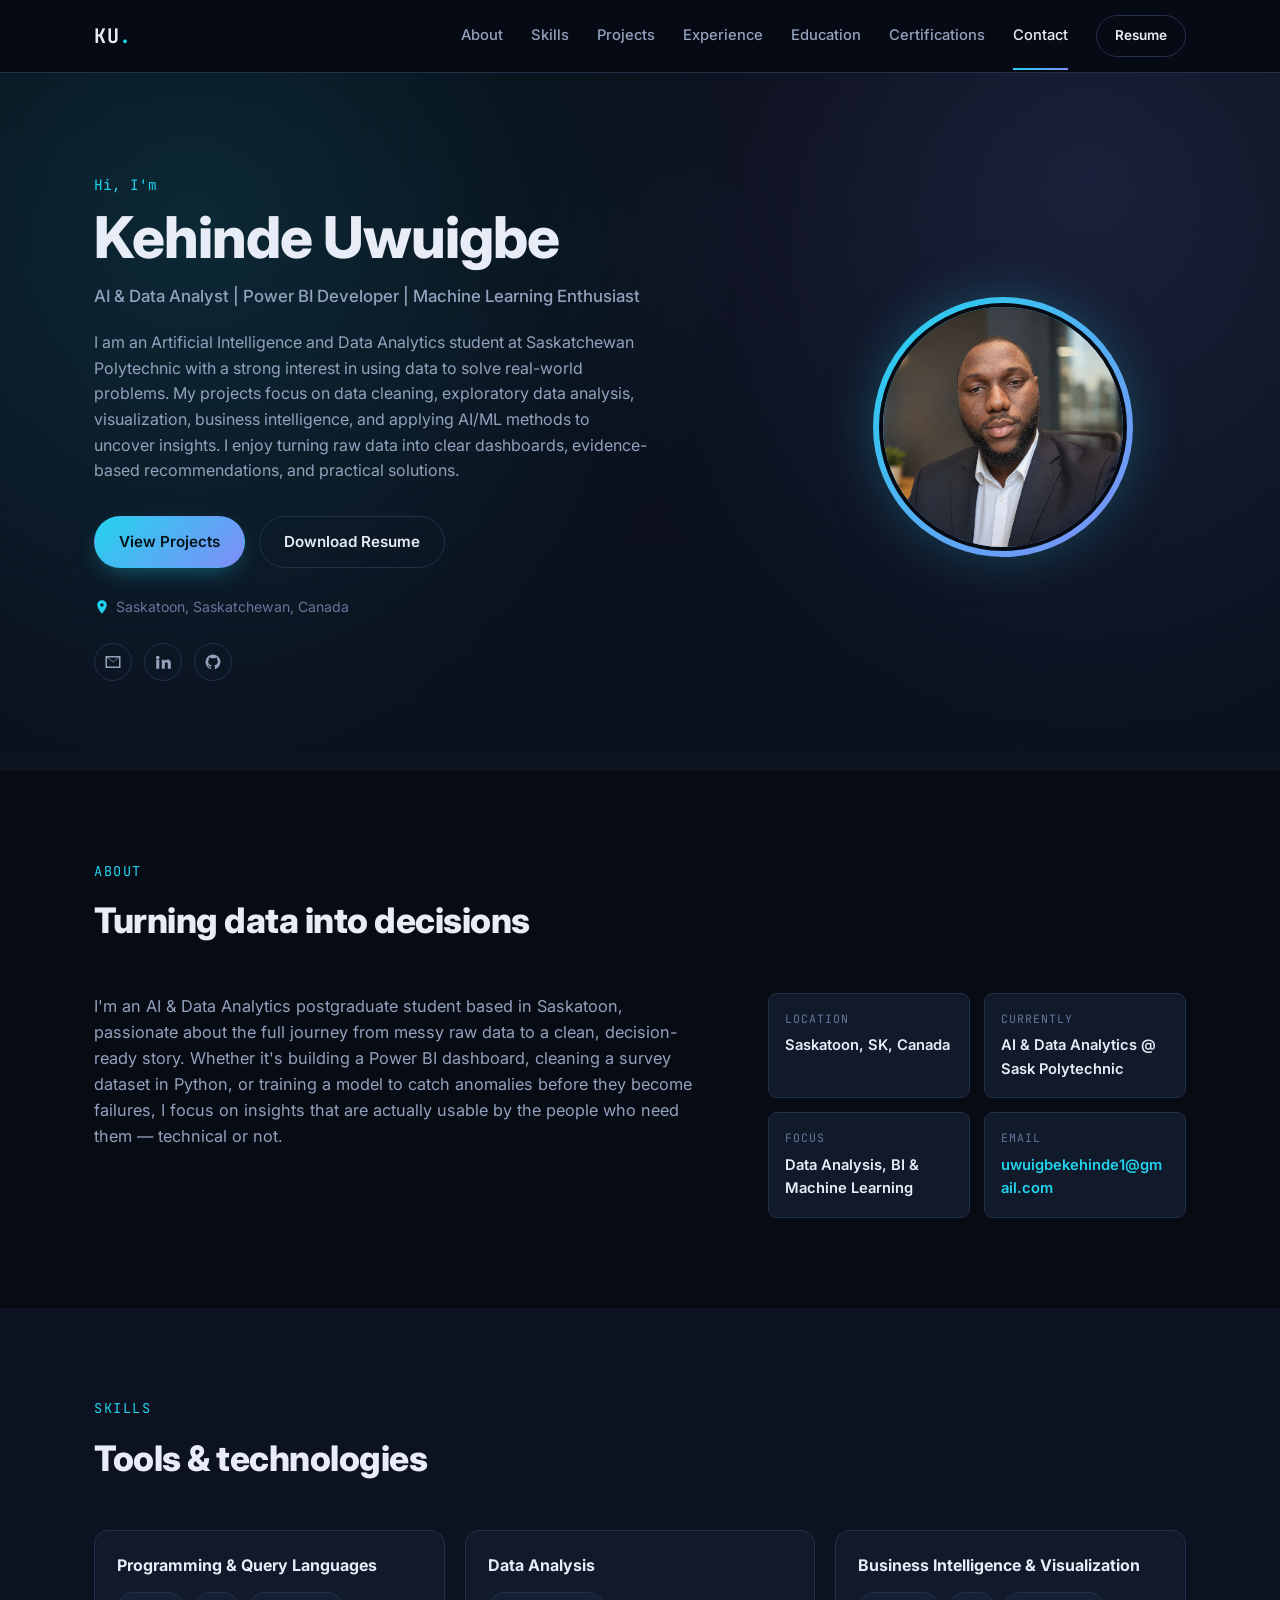
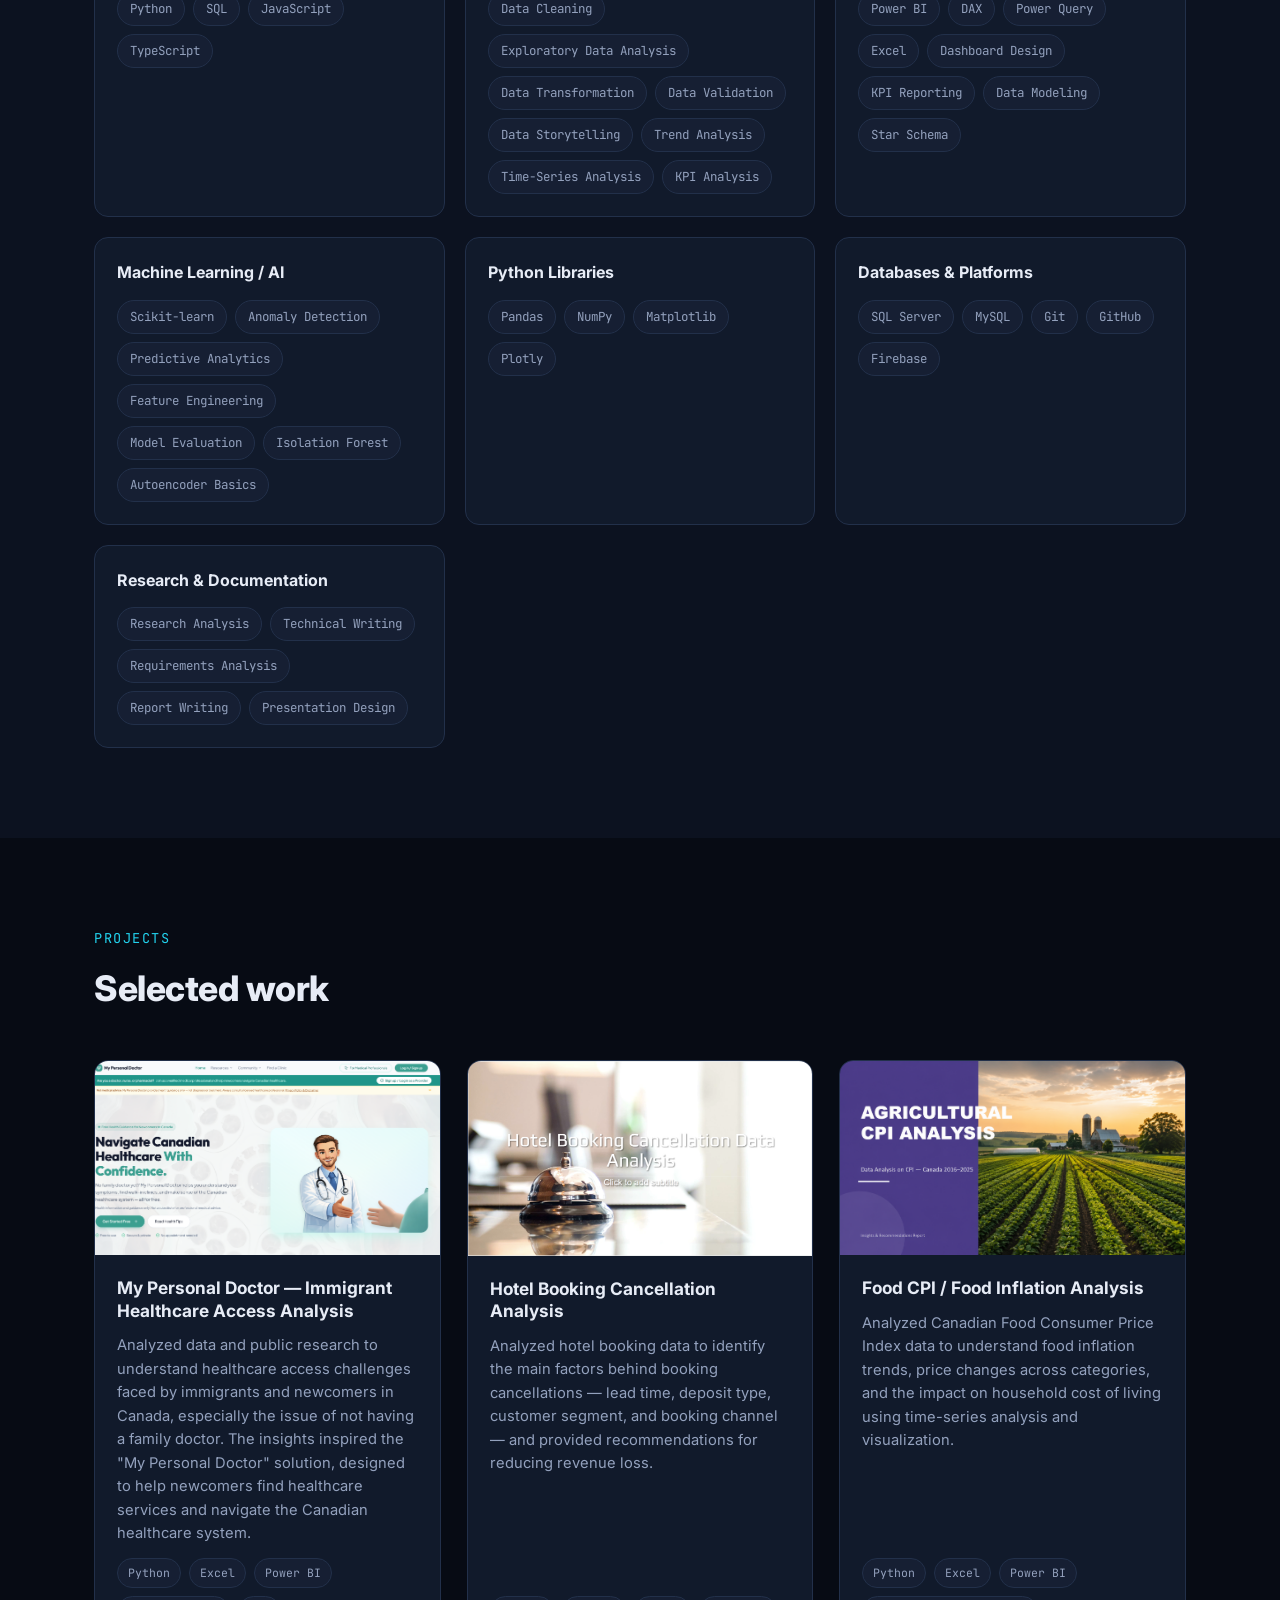
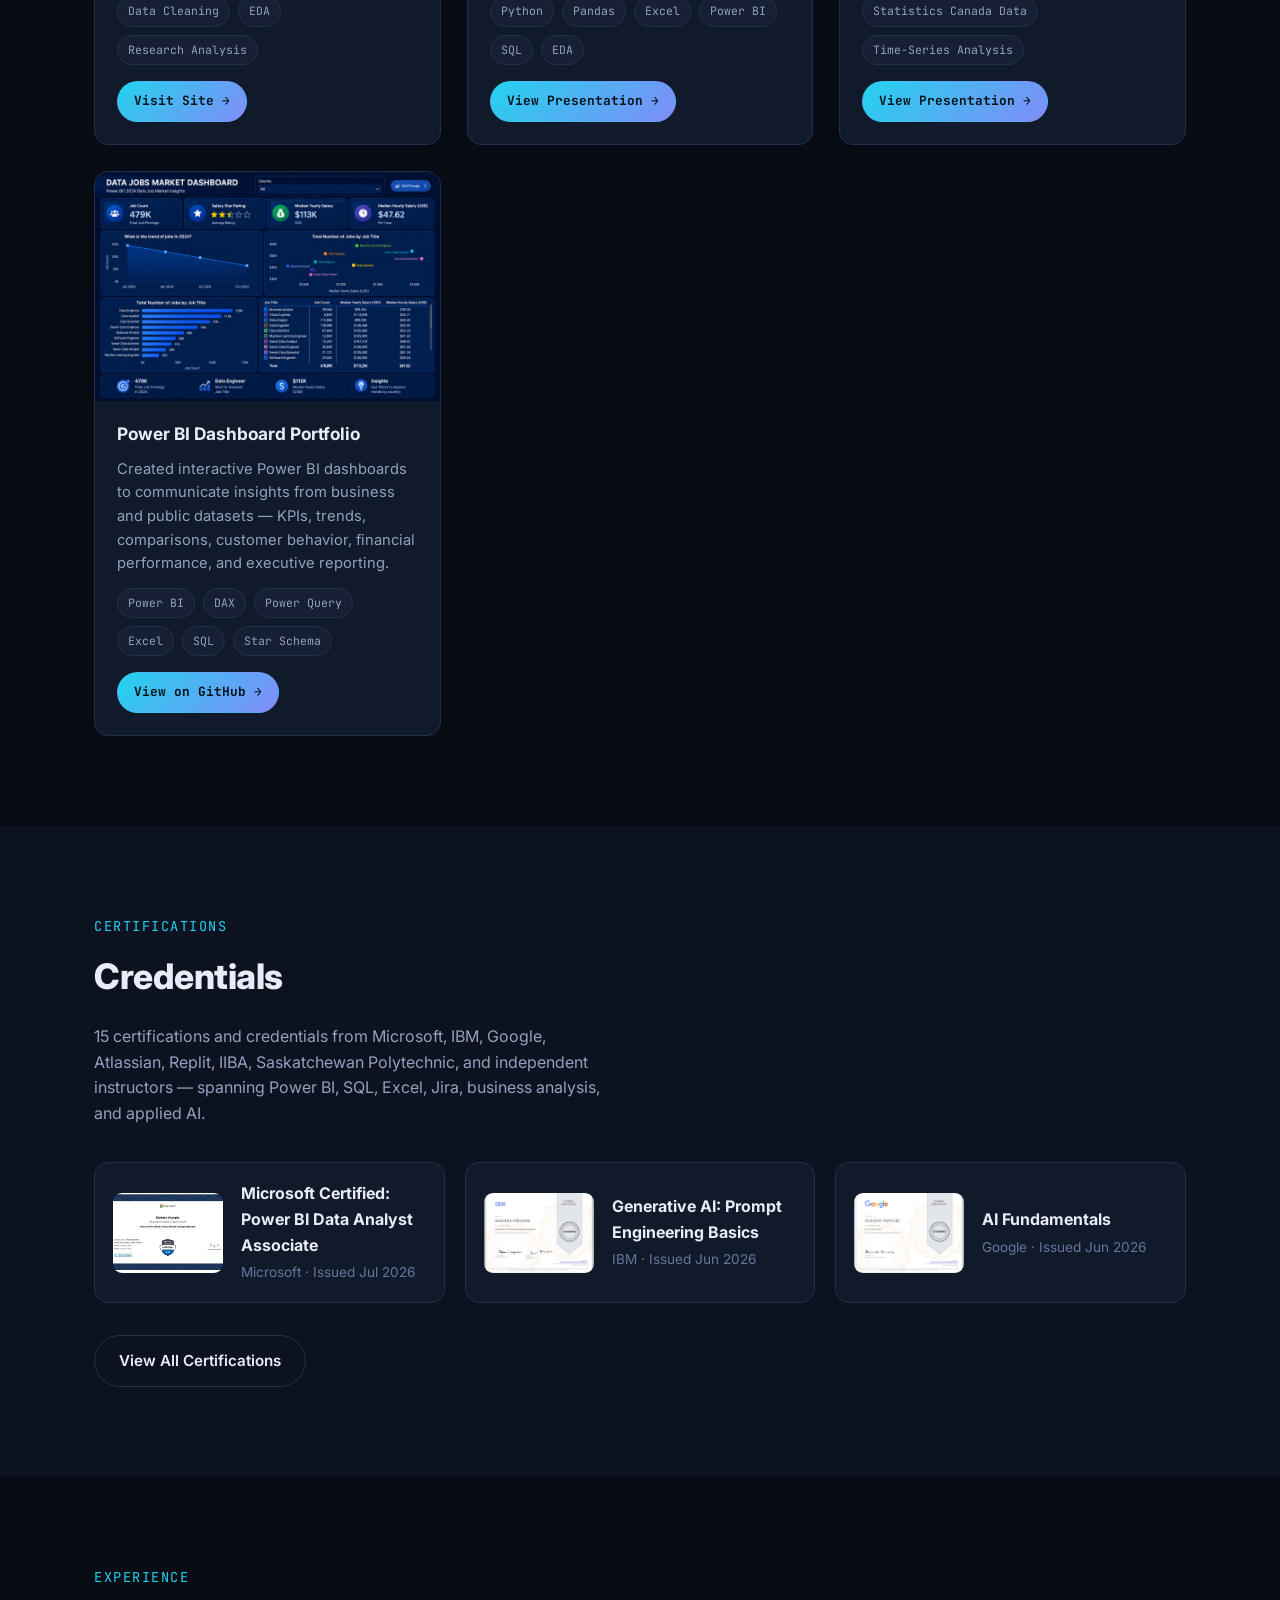
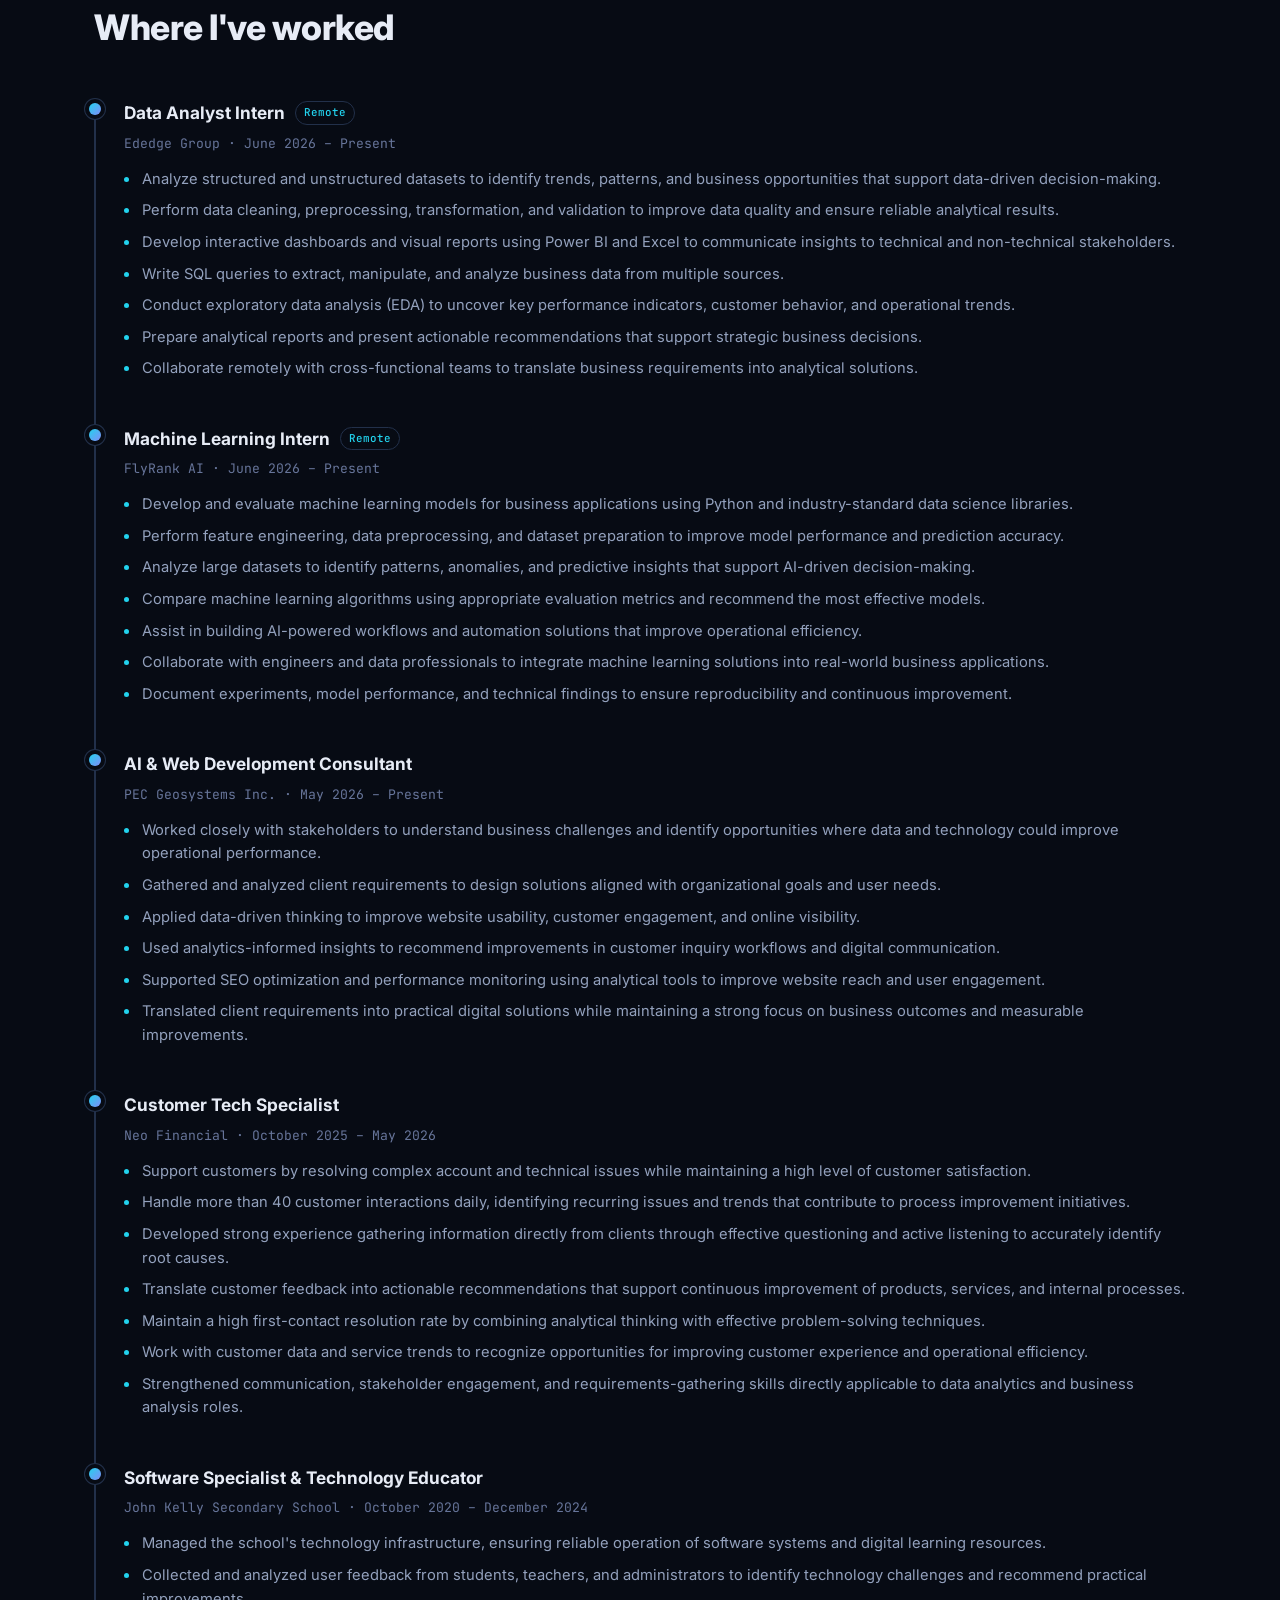
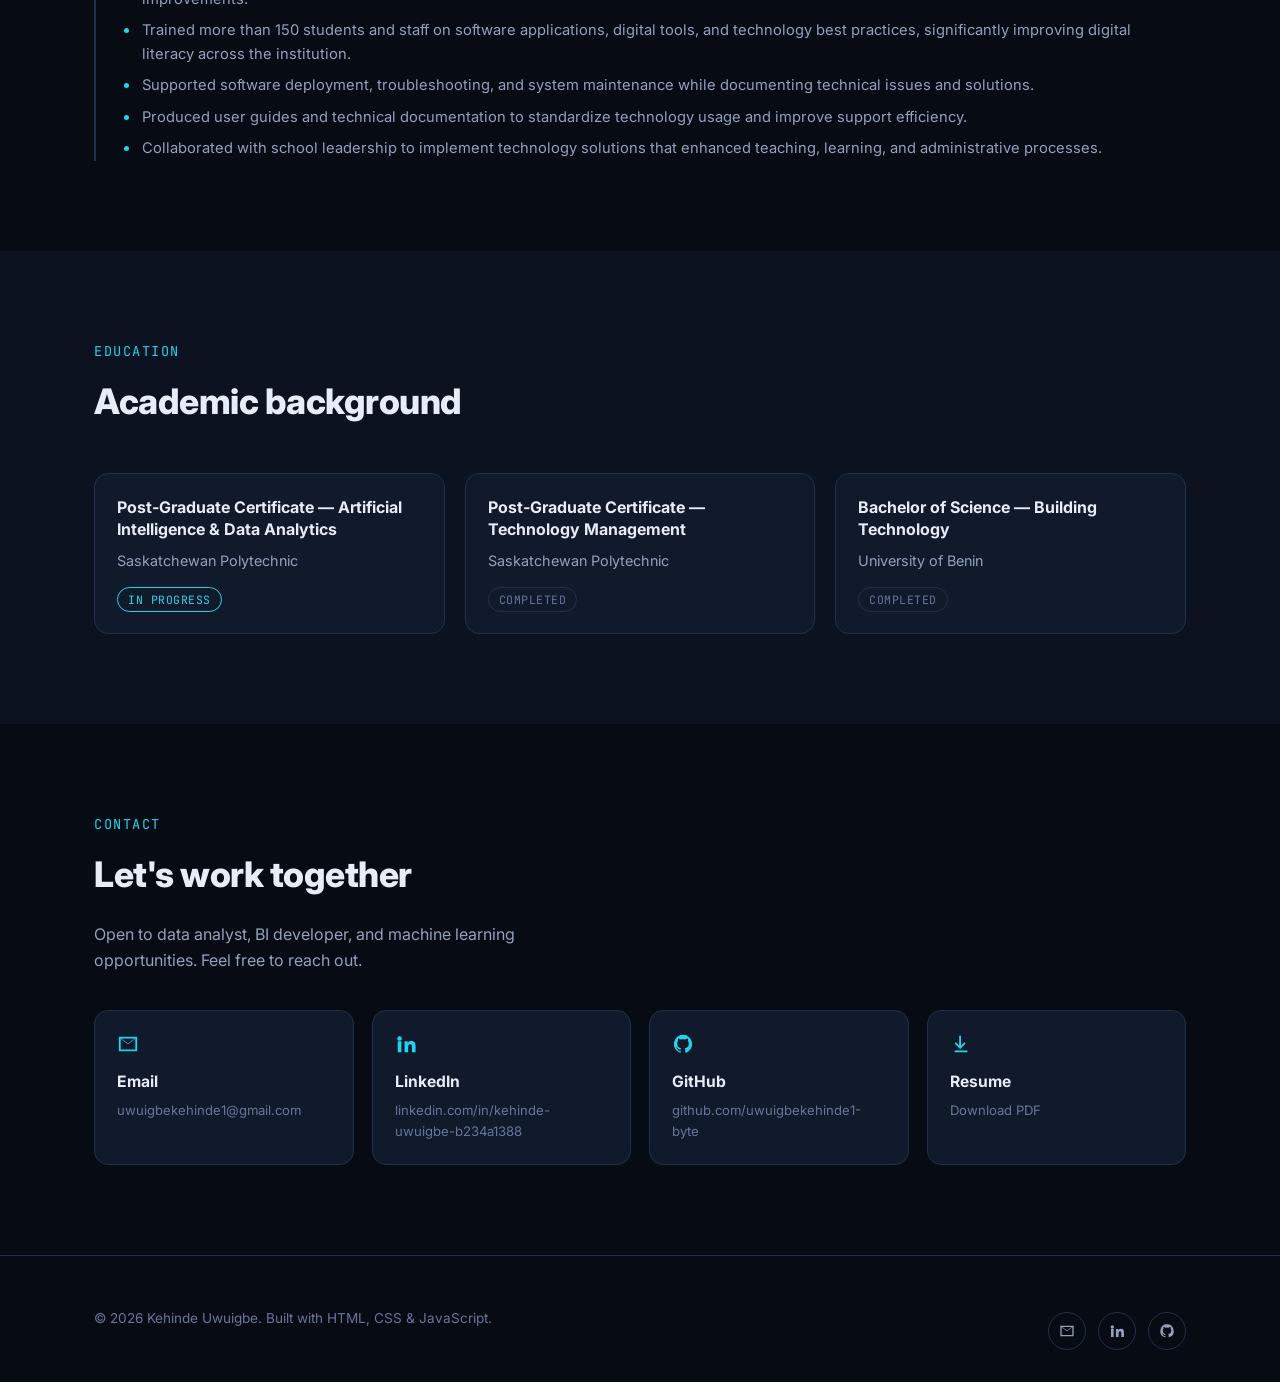
<file: index.html>
<!DOCTYPE html>
<html lang="en">
<head>
<meta charset="UTF-8">
<meta name="viewport" content="width=device-width, initial-scale=1.0">
<title>Kehinde Uwuigbe — AI &amp; Data Analyst</title>
<meta name="description" content="Portfolio of Kehinde Uwuigbe — AI &amp; Data Analyst, Power BI Developer, Machine Learning Enthusiast.">
<link rel="preconnect" href="https://fonts.googleapis.com">
<link rel="preconnect" href="https://fonts.gstatic.com" crossorigin>
<link href="https://fonts.googleapis.com/css2?family=Inter:wght@400;500;600;700;800&family=JetBrains+Mono:wght@400;500;600&display=swap" rel="stylesheet">
<link rel="stylesheet" href="css/style.css">
</head>
<body>

<header class="site-header" id="top">
  <div class="container header-inner">
    <a href="#top" class="logo">KU<span>.</span></a>

    <nav class="nav" id="nav">
      <a href="#about" class="nav-link">About</a>
      <a href="#skills" class="nav-link">Skills</a>
      <a href="#projects" class="nav-link">Projects</a>
      <a href="#experience" class="nav-link">Experience</a>
      <a href="#education" class="nav-link">Education</a>
      <a href="certifications.html" class="nav-link">Certifications</a>
      <a href="#contact" class="nav-link">Contact</a>
      <a href="assets/resume/Kehinde_Uwuigbe_AI_Data_Analyst_Resume.pdf" class="btn btn-small btn-outline" download>Resume</a>
    </nav>

    <button class="nav-toggle" id="navToggle" aria-label="Toggle navigation" aria-expanded="false">
      <span></span><span></span><span></span>
    </button>
  </div>
</header>

<main>

  <!-- HERO -->
  <section class="hero">
    <div class="hero-bg" aria-hidden="true"></div>
    <div class="container hero-inner">
      <div class="hero-text reveal">
        <p class="eyebrow">Hi, I'm</p>
        <h1>Kehinde Uwuigbe</h1>
        <p class="tagline">AI &amp; Data Analyst&nbsp;|&nbsp;Power BI Developer&nbsp;|&nbsp;Machine Learning Enthusiast</p>
        <p class="hero-bio">I am an Artificial Intelligence and Data Analytics student at Saskatchewan Polytechnic with a strong interest in using data to solve real-world problems. My projects focus on data cleaning, exploratory data analysis, visualization, business intelligence, and applying AI/ML methods to uncover insights. I enjoy turning raw data into clear dashboards, evidence-based recommendations, and practical solutions.</p>

        <div class="hero-actions">
          <a href="#projects" class="btn btn-primary">View Projects</a>
          <a href="assets/resume/Kehinde_Uwuigbe_AI_Data_Analyst_Resume.pdf" class="btn btn-outline" download>Download Resume</a>
        </div>

        <div class="hero-meta">
          <span class="meta-item">
            <svg viewBox="0 0 24 24" width="16" height="16"><path fill="currentColor" d="M12 2C8.13 2 5 5.13 5 9c0 5.25 7 13 7 13s7-7.75 7-13c0-3.87-3.13-7-7-7zm0 9.5A2.5 2.5 0 1 1 12 6.5a2.5 2.5 0 0 1 0 5z"/></svg>
            Saskatoon, Saskatchewan, Canada
          </span>
        </div>

        <div class="social-row">
          <a href="mailto:uwuigbekehinde1@gmail.com" class="social-btn" aria-label="Email" title="Email">
            <svg viewBox="0 0 24 24" width="18" height="18"><path fill="currentColor" d="M2 4h20v16H2V4zm2 2.2V18h16V6.2l-8 6-8-6zm.8-.2 7.2 5.4L19.2 6H4.8z"/></svg>
          </a>
          <a href="https://www.linkedin.com/in/kehinde-uwuigbe-b234a1388/" class="social-btn" target="_blank" rel="noopener" aria-label="LinkedIn" title="LinkedIn">
            <svg viewBox="0 0 24 24" width="18" height="18"><path fill="currentColor" d="M4.98 3.5a2.5 2.5 0 1 1 0 5 2.5 2.5 0 0 1 0-5zM3 9h4v12H3V9zm7 0h3.8v1.7h.1c.53-.95 1.83-1.95 3.77-1.95 4.03 0 4.78 2.5 4.78 5.75V21h-4v-5.6c0-1.34-.02-3.06-1.87-3.06-1.87 0-2.16 1.46-2.16 2.96V21h-4V9z"/></svg>
          </a>
          <a href="https://github.com/uwuigbekehinde1-byte" class="social-btn" target="_blank" rel="noopener" aria-label="GitHub" title="GitHub">
            <svg viewBox="0 0 24 24" width="18" height="18"><path fill="currentColor" d="M12 2a10 10 0 0 0-3.16 19.49c.5.09.68-.22.68-.48v-1.7c-2.78.6-3.37-1.34-3.37-1.34-.46-1.16-1.11-1.47-1.11-1.47-.91-.62.07-.6.07-.6 1 .07 1.53 1.03 1.53 1.03.89 1.52 2.34 1.08 2.91.83.09-.65.35-1.09.63-1.34-2.22-.25-4.56-1.11-4.56-4.94 0-1.09.39-1.98 1.03-2.68-.1-.25-.45-1.27.1-2.65 0 0 .84-.27 2.75 1.02a9.4 9.4 0 0 1 5 0c1.91-1.29 2.75-1.02 2.75-1.02.55 1.38.2 2.4.1 2.65.64.7 1.03 1.59 1.03 2.68 0 3.84-2.34 4.68-4.57 4.93.36.31.68.92.68 1.85v2.74c0 .27.18.58.69.48A10 10 0 0 0 12 2z"/></svg>
          </a>
        </div>
      </div>

      <div class="hero-photo reveal">
        <div class="avatar-ring">
          <div class="avatar">
            <img src="assets/profile.png" alt="Kehinde Uwuigbe" onerror="this.style.display='none'; this.nextElementSibling.style.display='flex';">
            <div class="avatar-fallback">KU</div>
          </div>
        </div>
      </div>
    </div>
  </section>

  <!-- ABOUT -->
  <section id="about" class="section">
    <div class="container">
      <p class="section-eyebrow reveal">About</p>
      <h2 class="section-title reveal">Turning data into decisions</h2>

      <div class="about-grid reveal">
        <p class="about-text">
          I'm an AI &amp; Data Analytics postgraduate student based in Saskatoon, passionate about the full journey from
          messy raw data to a clean, decision-ready story. Whether it's building a Power BI dashboard, cleaning a
          survey dataset in Python, or training a model to catch anomalies before they become failures, I focus on
          insights that are actually usable by the people who need them &mdash; technical or not.
        </p>

        <div class="fact-grid">
          <div class="fact-card">
            <span class="fact-label">Location</span>
            <span class="fact-value">Saskatoon, SK, Canada</span>
          </div>
          <div class="fact-card">
            <span class="fact-label">Currently</span>
            <span class="fact-value">AI &amp; Data Analytics @ Sask Polytechnic</span>
          </div>
          <div class="fact-card">
            <span class="fact-label">Focus</span>
            <span class="fact-value">Data Analysis, BI &amp; Machine Learning</span>
          </div>
          <div class="fact-card">
            <span class="fact-label">Email</span>
            <span class="fact-value"><a href="mailto:uwuigbekehinde1@gmail.com">uwuigbekehinde1@gmail.com</a></span>
          </div>
        </div>
      </div>
    </div>
  </section>

  <!-- SKILLS -->
  <section id="skills" class="section section-alt">
    <div class="container">
      <p class="section-eyebrow reveal">Skills</p>
      <h2 class="section-title reveal">Tools &amp; technologies</h2>

      <div class="skills-grid">

        <div class="skill-card reveal">
          <h3>Programming &amp; Query Languages</h3>
          <div class="chip-row">
            <span class="chip">Python</span><span class="chip">SQL</span><span class="chip">JavaScript</span><span class="chip">TypeScript</span>
          </div>
        </div>

        <div class="skill-card reveal">
          <h3>Data Analysis</h3>
          <div class="chip-row">
            <span class="chip">Data Cleaning</span><span class="chip">Exploratory Data Analysis</span><span class="chip">Data Transformation</span><span class="chip">Data Validation</span><span class="chip">Data Storytelling</span><span class="chip">Trend Analysis</span><span class="chip">Time-Series Analysis</span><span class="chip">KPI Analysis</span>
          </div>
        </div>

        <div class="skill-card reveal">
          <h3>Business Intelligence &amp; Visualization</h3>
          <div class="chip-row">
            <span class="chip">Power BI</span><span class="chip">DAX</span><span class="chip">Power Query</span><span class="chip">Excel</span><span class="chip">Dashboard Design</span><span class="chip">KPI Reporting</span><span class="chip">Data Modeling</span><span class="chip">Star Schema</span>
          </div>
        </div>

        <div class="skill-card reveal">
          <h3>Machine Learning / AI</h3>
          <div class="chip-row">
            <span class="chip">Scikit-learn</span><span class="chip">Anomaly Detection</span><span class="chip">Predictive Analytics</span><span class="chip">Feature Engineering</span><span class="chip">Model Evaluation</span><span class="chip">Isolation Forest</span><span class="chip">Autoencoder Basics</span>
          </div>
        </div>

        <div class="skill-card reveal">
          <h3>Python Libraries</h3>
          <div class="chip-row">
            <span class="chip">Pandas</span><span class="chip">NumPy</span><span class="chip">Matplotlib</span><span class="chip">Plotly</span>
          </div>
        </div>

        <div class="skill-card reveal">
          <h3>Databases &amp; Platforms</h3>
          <div class="chip-row">
            <span class="chip">SQL Server</span><span class="chip">MySQL</span><span class="chip">Git</span><span class="chip">GitHub</span><span class="chip">Firebase</span>
          </div>
        </div>

        <div class="skill-card reveal">
          <h3>Research &amp; Documentation</h3>
          <div class="chip-row">
            <span class="chip">Research Analysis</span><span class="chip">Technical Writing</span><span class="chip">Requirements Analysis</span><span class="chip">Report Writing</span><span class="chip">Presentation Design</span>
          </div>
        </div>

      </div>
    </div>
  </section>

  <!-- PROJECTS -->
  <section id="projects" class="section">
    <div class="container">
      <p class="section-eyebrow reveal">Projects</p>
      <h2 class="section-title reveal">Selected work</h2>

      <div class="projects-grid">

        <article class="project-card reveal">
          <div class="project-thumb">
            <img src="assets/projects/healthcare-dashboard-screenshot.png" alt="My Personal Doctor website homepage screenshot" loading="lazy" onerror="this.onerror=null; this.src='assets/projects/healthcare-dashboard.svg';">
          </div>
          <div class="project-body">
            <h3>My Personal Doctor &mdash; Immigrant Healthcare Access Analysis</h3>
            <p>Analyzed data and public research to understand healthcare access challenges faced by immigrants and newcomers in Canada, especially the issue of not having a family doctor. The insights inspired the "My Personal Doctor" solution, designed to help newcomers find healthcare services and navigate the Canadian healthcare system.</p>
            <div class="chip-row small">
              <span class="chip">Python</span><span class="chip">Excel</span><span class="chip">Power BI</span><span class="chip">Data Cleaning</span><span class="chip">EDA</span><span class="chip">Research Analysis</span>
            </div>
            <div class="project-links">
              <a href="https://mypersonaldoctor.ca" target="_blank" rel="noopener" class="project-link">Visit Site &rarr;</a>
            </div>
          </div>
        </article>

        <article class="project-card reveal">
          <div class="project-thumb">
            <img src="assets/projects/hotel-cancellation-screenshot.png" alt="Hotel Booking Cancellation Data Analysis presentation title slide" loading="lazy" onerror="this.onerror=null; this.src='assets/projects/hotel-cancellation.svg';">
          </div>
          <div class="project-body">
            <h3>Hotel Booking Cancellation Analysis</h3>
            <p>Analyzed hotel booking data to identify the main factors behind booking cancellations &mdash; lead time, deposit type, customer segment, and booking channel &mdash; and provided recommendations for reducing revenue loss.</p>
            <div class="chip-row small">
              <span class="chip">Python</span><span class="chip">Pandas</span><span class="chip">Excel</span><span class="chip">Power BI</span><span class="chip">SQL</span><span class="chip">EDA</span>
            </div>
            <div class="project-links">
              <a href="https://docs.google.com/presentation/d/1PyaR9ZhoIrRyJ-oN1FwPsyDm5IxG78ZW/edit?slide=id.p1#slide=id.p1" target="_blank" rel="noopener" class="project-link">View Presentation &rarr;</a>
            </div>
          </div>
        </article>

        <article class="project-card reveal">
          <div class="project-thumb">
            <img src="assets/projects/food-cpi-screenshot.png" alt="Agricultural CPI Analysis presentation title slide" loading="lazy" onerror="this.onerror=null; this.src='assets/projects/food-cpi.svg';">
          </div>
          <div class="project-body">
            <h3>Food CPI / Food Inflation Analysis</h3>
            <p>Analyzed Canadian Food Consumer Price Index data to understand food inflation trends, price changes across categories, and the impact on household cost of living using time-series analysis and visualization.</p>
            <div class="chip-row small">
              <span class="chip">Python</span><span class="chip">Excel</span><span class="chip">Power BI</span><span class="chip">Statistics Canada Data</span><span class="chip">Time-Series Analysis</span>
            </div>
            <div class="project-links">
              <a href="https://docs.google.com/presentation/d/1IVygUqoow0VRZjk_O0eh-GvRuqSDTc8K/edit?slide=id.p12#slide=id.p12" target="_blank" rel="noopener" class="project-link">View Presentation &rarr;</a>
            </div>
          </div>
        </article>

        <article class="project-card reveal">
          <div class="project-thumb">
            <img src="assets/projects/powerbi-portfolio-screenshot.png" alt="Data Jobs Market Power BI dashboard" loading="lazy" onerror="this.onerror=null; this.src='assets/projects/powerbi-portfolio.svg';">
          </div>
          <div class="project-body">
            <h3>Power BI Dashboard Portfolio</h3>
            <p>Created interactive Power BI dashboards to communicate insights from business and public datasets &mdash; KPIs, trends, comparisons, customer behavior, financial performance, and executive reporting.</p>
            <div class="chip-row small">
              <span class="chip">Power BI</span><span class="chip">DAX</span><span class="chip">Power Query</span><span class="chip">Excel</span><span class="chip">SQL</span><span class="chip">Star Schema</span>
            </div>
            <div class="project-links">
              <a href="https://github.com/uwuigbekehinde1-byte/Power-BI-Dashboard" target="_blank" rel="noopener" class="project-link">View on GitHub &rarr;</a>
            </div>
          </div>
        </article>

      </div>
    </div>
  </section>

  <!-- CERTIFICATIONS -->
  <section class="section section-alt">
    <div class="container">
      <p class="section-eyebrow reveal">Certifications</p>
      <h2 class="section-title reveal">Credentials</h2>
      <p class="contact-intro reveal" style="margin-top:-24px;">15 certifications and credentials from Microsoft, IBM, Google, Atlassian, Replit, IIBA, Saskatchewan Polytechnic, and independent instructors &mdash; spanning Power BI, SQL, Excel, Jira, business analysis, and applied AI.</p>

      <div class="cert-row reveal">
        <div class="cert-card">
          <div class="cert-thumb">
            <img src="assets/certifications/pl-300-power-bi-associate.jpg" alt="Microsoft Certified: Power BI Data Analyst Associate badge" loading="lazy" onerror="this.style.display='none'; this.nextElementSibling.style.display='flex';">
            <div class="thumb-fallback small">Add badge</div>
          </div>
          <div>
            <h3>Microsoft Certified: Power BI Data Analyst Associate</h3>
            <p class="cert-issuer">Microsoft &middot; Issued Jul 2026</p>
          </div>
        </div>

        <div class="cert-card">
          <div class="cert-thumb">
            <img src="assets/certifications/ibm-genai-prompt-engineering.png" alt="IBM Generative AI Prompt Engineering Basics badge" loading="lazy" onerror="this.style.display='none'; this.nextElementSibling.style.display='flex';">
            <div class="thumb-fallback small">Add badge</div>
          </div>
          <div>
            <h3>Generative AI: Prompt Engineering Basics</h3>
            <p class="cert-issuer">IBM &middot; Issued Jun 2026</p>
          </div>
        </div>

        <div class="cert-card">
          <div class="cert-thumb">
            <img src="assets/certifications/google-ai-fundamentals.png" alt="Google AI Fundamentals badge" loading="lazy" onerror="this.style.display='none'; this.nextElementSibling.style.display='flex';">
            <div class="thumb-fallback small">Add badge</div>
          </div>
          <div>
            <h3>AI Fundamentals</h3>
            <p class="cert-issuer">Google &middot; Issued Jun 2026</p>
          </div>
        </div>
      </div>

      <div class="reveal" style="margin-top:32px;">
        <a href="certifications.html" class="btn btn-outline">View All Certifications</a>
      </div>
    </div>
  </section>

  <!-- EXPERIENCE -->
  <section id="experience" class="section">
    <div class="container">
      <p class="section-eyebrow reveal">Experience</p>
      <h2 class="section-title reveal">Where I've worked</h2>

      <div class="timeline">

        <div class="timeline-item reveal">
          <div class="timeline-dot"></div>
          <div class="timeline-content">
            <h3>Data Analyst Intern <span class="remote-tag">Remote</span></h3>
            <p class="timeline-meta">Ededge Group &middot; June 2026 &ndash; Present</p>
            <ul>
              <li>Analyze structured and unstructured datasets to identify trends, patterns, and business opportunities that support data-driven decision-making.</li>
              <li>Perform data cleaning, preprocessing, transformation, and validation to improve data quality and ensure reliable analytical results.</li>
              <li>Develop interactive dashboards and visual reports using Power BI and Excel to communicate insights to technical and non-technical stakeholders.</li>
              <li>Write SQL queries to extract, manipulate, and analyze business data from multiple sources.</li>
              <li>Conduct exploratory data analysis (EDA) to uncover key performance indicators, customer behavior, and operational trends.</li>
              <li>Prepare analytical reports and present actionable recommendations that support strategic business decisions.</li>
              <li>Collaborate remotely with cross-functional teams to translate business requirements into analytical solutions.</li>
            </ul>
          </div>
        </div>

        <div class="timeline-item reveal">
          <div class="timeline-dot"></div>
          <div class="timeline-content">
            <h3>Machine Learning Intern <span class="remote-tag">Remote</span></h3>
            <p class="timeline-meta">FlyRank AI &middot; June 2026 &ndash; Present</p>
            <ul>
              <li>Develop and evaluate machine learning models for business applications using Python and industry-standard data science libraries.</li>
              <li>Perform feature engineering, data preprocessing, and dataset preparation to improve model performance and prediction accuracy.</li>
              <li>Analyze large datasets to identify patterns, anomalies, and predictive insights that support AI-driven decision-making.</li>
              <li>Compare machine learning algorithms using appropriate evaluation metrics and recommend the most effective models.</li>
              <li>Assist in building AI-powered workflows and automation solutions that improve operational efficiency.</li>
              <li>Collaborate with engineers and data professionals to integrate machine learning solutions into real-world business applications.</li>
              <li>Document experiments, model performance, and technical findings to ensure reproducibility and continuous improvement.</li>
            </ul>
          </div>
        </div>

        <div class="timeline-item reveal">
          <div class="timeline-dot"></div>
          <div class="timeline-content">
            <h3>AI &amp; Web Development Consultant</h3>
            <p class="timeline-meta">PEC Geosystems Inc. &middot; May 2026 &ndash; Present</p>
            <ul>
              <li>Worked closely with stakeholders to understand business challenges and identify opportunities where data and technology could improve operational performance.</li>
              <li>Gathered and analyzed client requirements to design solutions aligned with organizational goals and user needs.</li>
              <li>Applied data-driven thinking to improve website usability, customer engagement, and online visibility.</li>
              <li>Used analytics-informed insights to recommend improvements in customer inquiry workflows and digital communication.</li>
              <li>Supported SEO optimization and performance monitoring using analytical tools to improve website reach and user engagement.</li>
              <li>Translated client requirements into practical digital solutions while maintaining a strong focus on business outcomes and measurable improvements.</li>
            </ul>
          </div>
        </div>

        <div class="timeline-item reveal">
          <div class="timeline-dot"></div>
          <div class="timeline-content">
            <h3>Customer Tech Specialist</h3>
            <p class="timeline-meta">Neo Financial &middot; October 2025 &ndash; May 2026</p>
            <ul>
              <li>Support customers by resolving complex account and technical issues while maintaining a high level of customer satisfaction.</li>
              <li>Handle more than 40 customer interactions daily, identifying recurring issues and trends that contribute to process improvement initiatives.</li>
              <li>Developed strong experience gathering information directly from clients through effective questioning and active listening to accurately identify root causes.</li>
              <li>Translate customer feedback into actionable recommendations that support continuous improvement of products, services, and internal processes.</li>
              <li>Maintain a high first-contact resolution rate by combining analytical thinking with effective problem-solving techniques.</li>
              <li>Work with customer data and service trends to recognize opportunities for improving customer experience and operational efficiency.</li>
              <li>Strengthened communication, stakeholder engagement, and requirements-gathering skills directly applicable to data analytics and business analysis roles.</li>
            </ul>
          </div>
        </div>

        <div class="timeline-item reveal">
          <div class="timeline-dot"></div>
          <div class="timeline-content">
            <h3>Software Specialist &amp; Technology Educator</h3>
            <p class="timeline-meta">John Kelly Secondary School &middot; October 2020 &ndash; December 2024</p>
            <ul>
              <li>Managed the school's technology infrastructure, ensuring reliable operation of software systems and digital learning resources.</li>
              <li>Collected and analyzed user feedback from students, teachers, and administrators to identify technology challenges and recommend practical improvements.</li>
              <li>Trained more than 150 students and staff on software applications, digital tools, and technology best practices, significantly improving digital literacy across the institution.</li>
              <li>Supported software deployment, troubleshooting, and system maintenance while documenting technical issues and solutions.</li>
              <li>Produced user guides and technical documentation to standardize technology usage and improve support efficiency.</li>
              <li>Collaborated with school leadership to implement technology solutions that enhanced teaching, learning, and administrative processes.</li>
            </ul>
          </div>
        </div>

      </div>
    </div>
  </section>

  <!-- EDUCATION -->
  <section id="education" class="section section-alt">
    <div class="container">
      <p class="section-eyebrow reveal">Education</p>
      <h2 class="section-title reveal">Academic background</h2>

      <div class="education-grid">
        <div class="edu-card reveal">
          <h3>Post-Graduate Certificate &mdash; Artificial Intelligence &amp; Data Analytics</h3>
          <p class="edu-school">Saskatchewan Polytechnic</p>
          <span class="edu-status current">In Progress</span>
        </div>
        <div class="edu-card reveal">
          <h3>Post-Graduate Certificate &mdash; Technology Management</h3>
          <p class="edu-school">Saskatchewan Polytechnic</p>
          <span class="edu-status">Completed</span>
        </div>
        <div class="edu-card reveal">
          <h3>Bachelor of Science &mdash; Building Technology</h3>
          <p class="edu-school">University of Benin</p>
          <span class="edu-status">Completed</span>
        </div>
      </div>
    </div>
  </section>

  <!-- CONTACT -->
  <section id="contact" class="section contact-section">
    <div class="container">
      <p class="section-eyebrow reveal">Contact</p>
      <h2 class="section-title reveal">Let's work together</h2>
      <p class="contact-intro reveal">Open to data analyst, BI developer, and machine learning opportunities. Feel free to reach out.</p>

      <div class="contact-grid reveal">
        <a href="mailto:uwuigbekehinde1@gmail.com" class="contact-card">
          <svg viewBox="0 0 24 24" width="22" height="22"><path fill="currentColor" d="M2 4h20v16H2V4zm2 2.2V18h16V6.2l-8 6-8-6zm.8-.2 7.2 5.4L19.2 6H4.8z"/></svg>
          <span>Email</span>
          <small>uwuigbekehinde1@gmail.com</small>
        </a>
        <a href="https://www.linkedin.com/in/kehinde-uwuigbe-b234a1388/" target="_blank" rel="noopener" class="contact-card">
          <svg viewBox="0 0 24 24" width="22" height="22"><path fill="currentColor" d="M4.98 3.5a2.5 2.5 0 1 1 0 5 2.5 2.5 0 0 1 0-5zM3 9h4v12H3V9zm7 0h3.8v1.7h.1c.53-.95 1.83-1.95 3.77-1.95 4.03 0 4.78 2.5 4.78 5.75V21h-4v-5.6c0-1.34-.02-3.06-1.87-3.06-1.87 0-2.16 1.46-2.16 2.96V21h-4V9z"/></svg>
          <span>LinkedIn</span>
          <small>linkedin.com/in/kehinde-uwuigbe-b234a1388</small>
        </a>
        <a href="https://github.com/uwuigbekehinde1-byte" target="_blank" rel="noopener" class="contact-card">
          <svg viewBox="0 0 24 24" width="22" height="22"><path fill="currentColor" d="M12 2a10 10 0 0 0-3.16 19.49c.5.09.68-.22.68-.48v-1.7c-2.78.6-3.37-1.34-3.37-1.34-.46-1.16-1.11-1.47-1.11-1.47-.91-.62.07-.6.07-.6 1 .07 1.53 1.03 1.53 1.03.89 1.52 2.34 1.08 2.91.83.09-.65.35-1.09.63-1.34-2.22-.25-4.56-1.11-4.56-4.94 0-1.09.39-1.98 1.03-2.68-.1-.25-.45-1.27.1-2.65 0 0 .84-.27 2.75 1.02a9.4 9.4 0 0 1 5 0c1.91-1.29 2.75-1.02 2.75-1.02.55 1.38.2 2.4.1 2.65.64.7 1.03 1.59 1.03 2.68 0 3.84-2.34 4.68-4.57 4.93.36.31.68.92.68 1.85v2.74c0 .27.18.58.69.48A10 10 0 0 0 12 2z"/></svg>
          <span>GitHub</span>
          <small>github.com/uwuigbekehinde1-byte</small>
        </a>
        <a href="assets/resume/Kehinde_Uwuigbe_AI_Data_Analyst_Resume.pdf" class="contact-card" download>
          <svg viewBox="0 0 24 24" width="22" height="22"><path fill="currentColor" d="M12 3v10.6l3.6-3.6 1.4 1.4-6 6-6-6 1.4-1.4 3.6 3.6V3h2zM5 19h14v2H5z"/></svg>
          <span>Resume</span>
          <small>Download PDF</small>
        </a>
      </div>
    </div>
  </section>

</main>

<footer class="site-footer">
  <div class="container footer-inner">
    <p>&copy; <span id="year"></span> Kehinde Uwuigbe. Built with HTML, CSS &amp; JavaScript.</p>
    <div class="social-row">
      <a href="mailto:uwuigbekehinde1@gmail.com" class="social-btn" aria-label="Email"><svg viewBox="0 0 24 24" width="16" height="16"><path fill="currentColor" d="M2 4h20v16H2V4zm2 2.2V18h16V6.2l-8 6-8-6zm.8-.2 7.2 5.4L19.2 6H4.8z"/></svg></a>
      <a href="https://www.linkedin.com/in/kehinde-uwuigbe-b234a1388/" target="_blank" rel="noopener" class="social-btn" aria-label="LinkedIn"><svg viewBox="0 0 24 24" width="16" height="16"><path fill="currentColor" d="M4.98 3.5a2.5 2.5 0 1 1 0 5 2.5 2.5 0 0 1 0-5zM3 9h4v12H3V9zm7 0h3.8v1.7h.1c.53-.95 1.83-1.95 3.77-1.95 4.03 0 4.78 2.5 4.78 5.75V21h-4v-5.6c0-1.34-.02-3.06-1.87-3.06-1.87 0-2.16 1.46-2.16 2.96V21h-4V9z"/></svg></a>
      <a href="https://github.com/uwuigbekehinde1-byte" target="_blank" rel="noopener" class="social-btn" aria-label="GitHub"><svg viewBox="0 0 24 24" width="16" height="16"><path fill="currentColor" d="M12 2a10 10 0 0 0-3.16 19.49c.5.09.68-.22.68-.48v-1.7c-2.78.6-3.37-1.34-3.37-1.34-.46-1.16-1.11-1.47-1.11-1.47-.91-.62.07-.6.07-.6 1 .07 1.53 1.03 1.53 1.03.89 1.52 2.34 1.08 2.91.83.09-.65.35-1.09.63-1.34-2.22-.25-4.56-1.11-4.56-4.94 0-1.09.39-1.98 1.03-2.68-.1-.25-.45-1.27.1-2.65 0 0 .84-.27 2.75 1.02a9.4 9.4 0 0 1 5 0c1.91-1.29 2.75-1.02 2.75-1.02.55 1.38.2 2.4.1 2.65.64.7 1.03 1.59 1.03 2.68 0 3.84-2.34 4.68-4.57 4.93.36.31.68.92.68 1.85v2.74c0 .27.18.58.69.48A10 10 0 0 0 12 2z"/></svg></a>
    </div>
  </div>
</footer>

<script src="js/script.js"></script>
<script data-goatcounter="https://kehindeuwuigbe.goatcounter.com/count" async src="https://gc.zgo.at/count.js"></script>
</body>
</html>
</file>
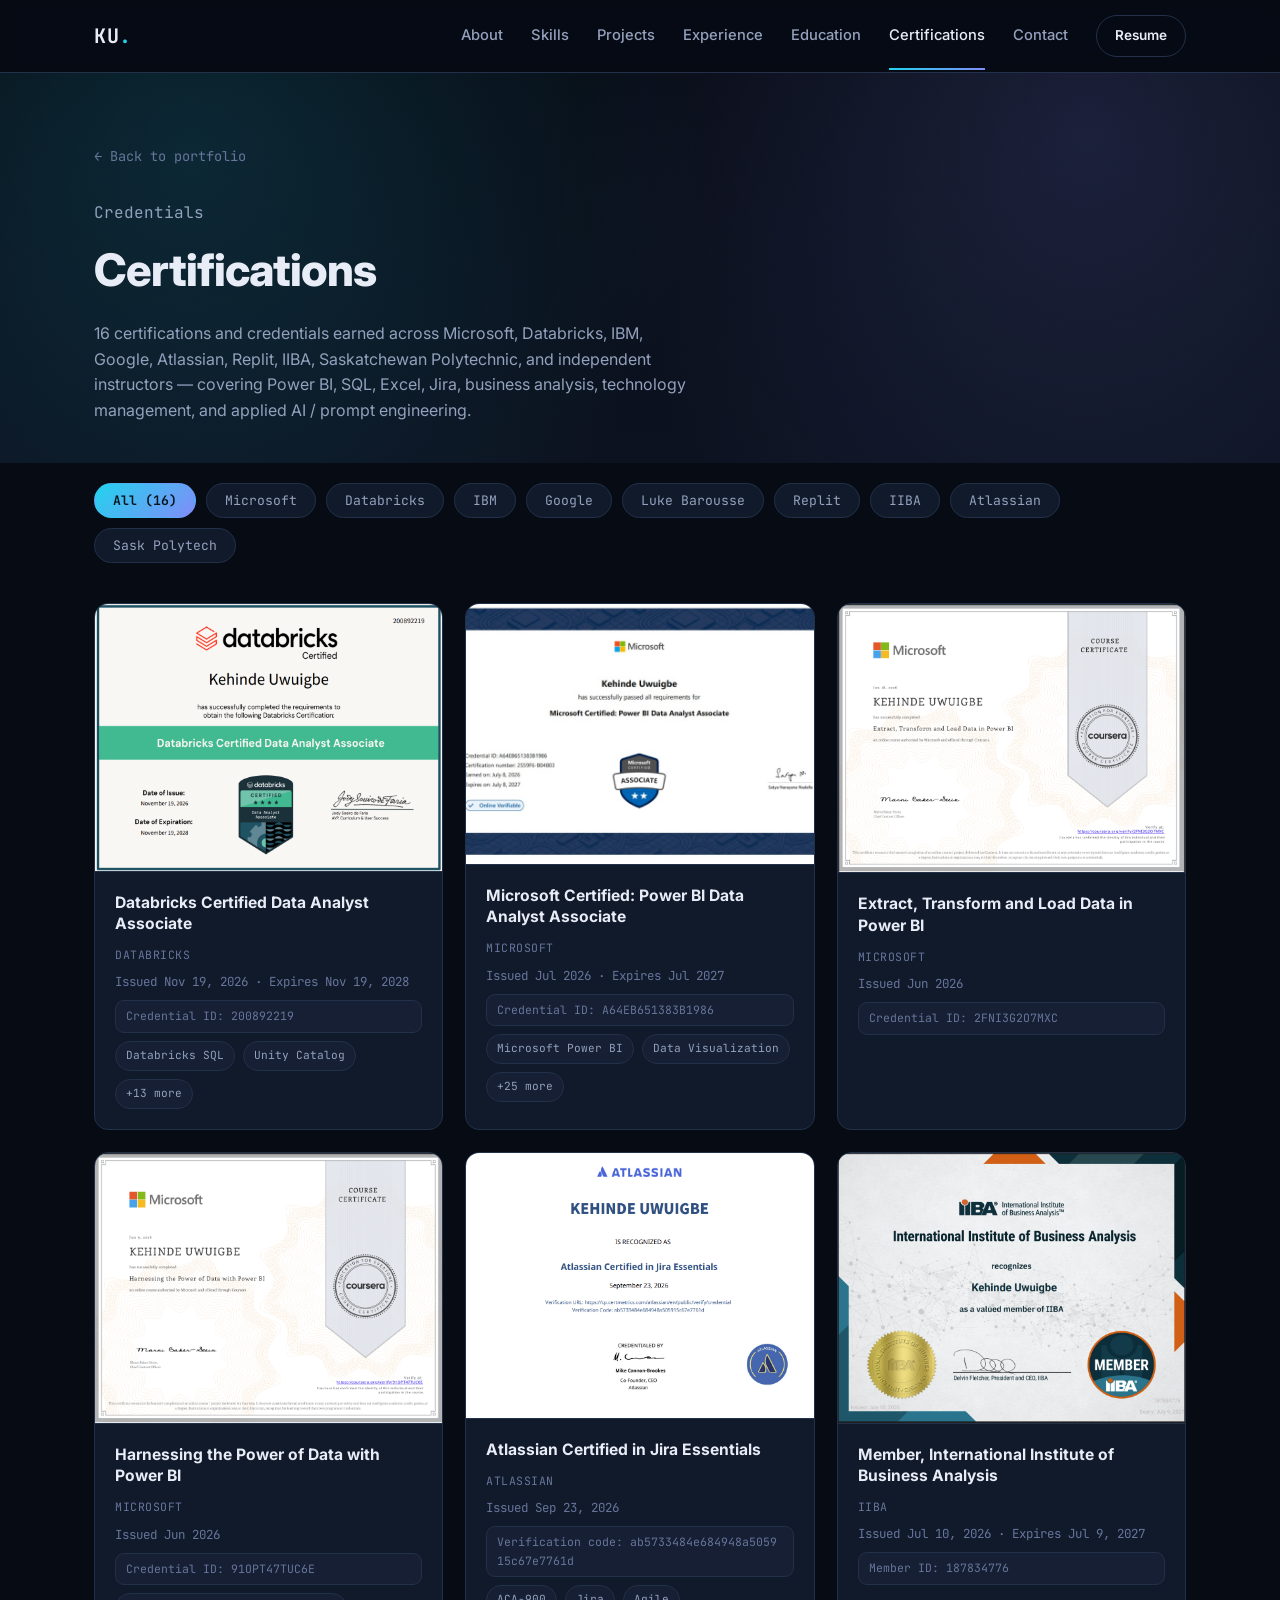
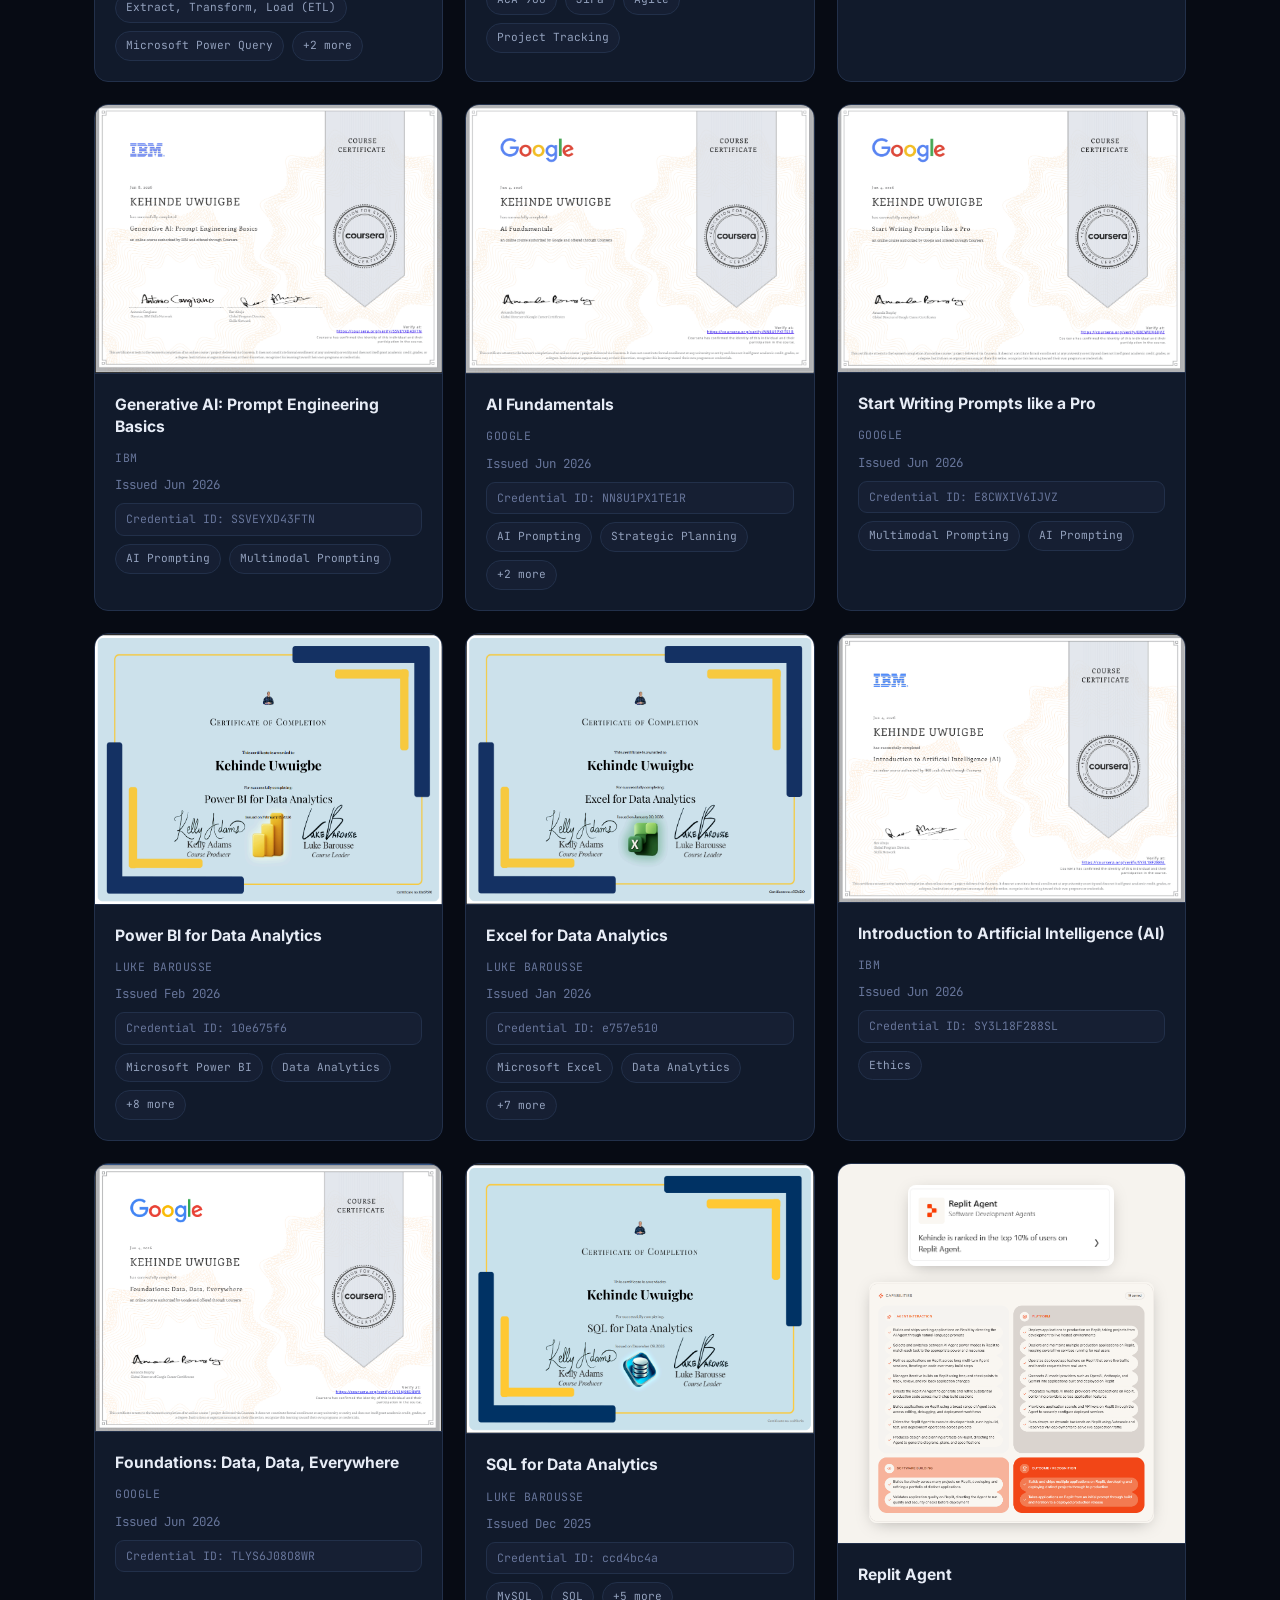
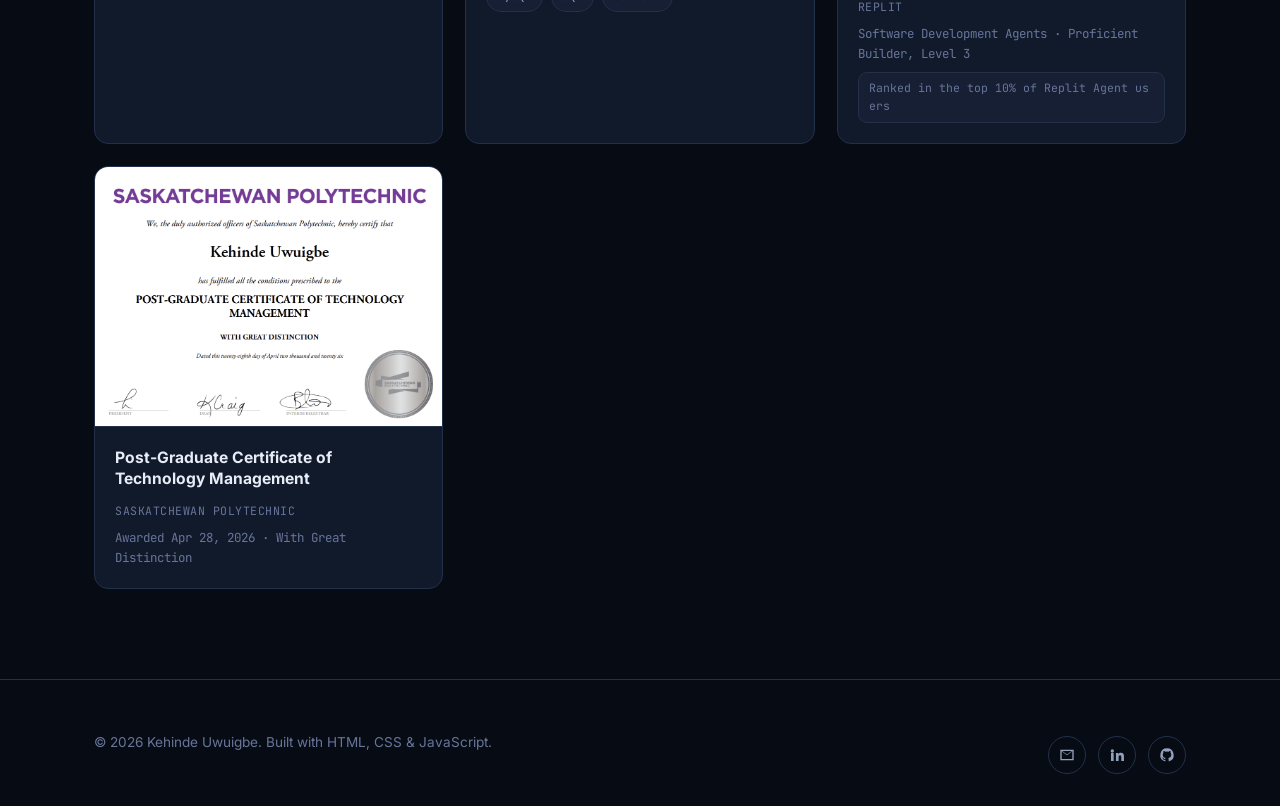
<file: certifications.html>
<!DOCTYPE html>
<html lang="en">
<head>
<meta charset="UTF-8">
<meta name="viewport" content="width=device-width, initial-scale=1.0">
<title>Certifications — Kehinde Uwuigbe</title>
<meta name="description" content="Certifications earned by Kehinde Uwuigbe — Microsoft, Databricks, IBM, Google, and independent instructor credentials in Power BI, SQL, Excel, and applied AI.">
<link rel="preconnect" href="https://fonts.googleapis.com">
<link rel="preconnect" href="https://fonts.gstatic.com" crossorigin>
<link href="https://fonts.googleapis.com/css2?family=Inter:wght@400;500;600;700;800&family=JetBrains+Mono:wght@400;500;600&display=swap" rel="stylesheet">
<link rel="stylesheet" href="css/style.css">
</head>
<body>

<header class="site-header" id="top">
  <div class="container header-inner">
    <a href="index.html" class="logo">KU<span>.</span></a>

    <nav class="nav" id="nav">
      <a href="index.html#about" class="nav-link">About</a>
      <a href="index.html#skills" class="nav-link">Skills</a>
      <a href="index.html#projects" class="nav-link">Projects</a>
      <a href="index.html#experience" class="nav-link">Experience</a>
      <a href="index.html#education" class="nav-link">Education</a>
      <a href="certifications.html" class="nav-link active">Certifications</a>
      <a href="index.html#contact" class="nav-link">Contact</a>
      <a href="assets/resume/Kehinde_Uwuigbe_AI_Data_Analyst_Resume.pdf" class="btn btn-small btn-outline" download>Resume</a>
    </nav>

    <button class="nav-toggle" id="navToggle" aria-label="Toggle navigation" aria-expanded="false">
      <span></span><span></span><span></span>
    </button>
  </div>
</header>

<main>

  <section class="hero page-hero">
    <div class="hero-bg" aria-hidden="true"></div>
    <div class="container">
      <a href="index.html" class="back-link">&larr; Back to portfolio</a>
      <p class="eyebrow">Credentials</p>
      <h1>Certifications</h1>
      <p>16 certifications and credentials earned across Microsoft, Databricks, IBM, Google, Atlassian, Replit, IIBA, Saskatchewan Polytechnic, and independent instructors &mdash; covering Power BI, SQL, Excel, Jira, business analysis, technology management, and applied AI / prompt engineering.</p>
    </div>
  </section>

  <section class="section" style="padding-top:20px;">
    <div class="container">

      <div class="cert-filter" id="certFilter">
        <button class="filter-btn active" data-filter="all">All (16)</button>
        <button class="filter-btn" data-filter="Microsoft">Microsoft</button>
        <button class="filter-btn" data-filter="Databricks">Databricks</button>
        <button class="filter-btn" data-filter="IBM">IBM</button>
        <button class="filter-btn" data-filter="Google">Google</button>
        <button class="filter-btn" data-filter="Luke Barousse">Luke Barousse</button>
        <button class="filter-btn" data-filter="Replit">Replit</button>
        <button class="filter-btn" data-filter="IIBA">IIBA</button>
        <button class="filter-btn" data-filter="Atlassian">Atlassian</button>
        <button class="filter-btn" data-filter="Sask Polytech">Sask Polytech</button>
      </div>

      <div class="cert-grid" id="certGrid">

        <div class="cert-card-full" data-issuer="Databricks">
          <div class="cert-thumb-full">
            <img src="assets/certifications/databricks-data-analyst-associate.png" alt="Databricks Certified Data Analyst Associate certificate" loading="lazy" onerror="this.style.display='none'; this.nextElementSibling.style.display='flex';">
            <div class="thumb-fallback">DB</div>
          </div>
          <div class="cert-body">
            <h3>Databricks Certified Data Analyst Associate</h3>
            <span class="cert-issuer-tag">Databricks</span>
            <p class="cert-dates">Issued Nov 19, 2026 &middot; Expires Nov 19, 2028</p>
            <span class="cert-id">Credential ID: 200892219</span>
            <div class="chip-row">
              <span class="chip">Databricks SQL</span><span class="chip">Unity Catalog</span><span class="chip">+13 more</span>
            </div>
          </div>
        </div>

        <div class="cert-card-full" data-issuer="Microsoft">
          <div class="cert-thumb-full">
            <img src="assets/certifications/pl-300-power-bi-associate.jpg" alt="Microsoft Certified: Power BI Data Analyst Associate certificate" loading="lazy" onerror="this.style.display='none'; this.nextElementSibling.style.display='flex';">
            <div class="thumb-fallback">MS</div>
          </div>
          <div class="cert-body">
            <h3>Microsoft Certified: Power BI Data Analyst Associate</h3>
            <span class="cert-issuer-tag">Microsoft</span>
            <p class="cert-dates">Issued Jul 2026 &middot; Expires Jul 2027</p>
            <span class="cert-id">Credential ID: A64EB651383B1986</span>
            <div class="chip-row">
              <span class="chip">Microsoft Power BI</span><span class="chip">Data Visualization</span><span class="chip">+25 more</span>
            </div>
          </div>
        </div>

        <div class="cert-card-full" data-issuer="Microsoft">
          <div class="cert-thumb-full">
            <img src="assets/certifications/pl-300-etl-power-bi.png" alt="Extract, Transform and Load Data in Power BI certificate" loading="lazy" onerror="this.style.display='none'; this.nextElementSibling.style.display='flex';">
            <div class="thumb-fallback">MS</div>
          </div>
          <div class="cert-body">
            <h3>Extract, Transform and Load Data in Power BI</h3>
            <span class="cert-issuer-tag">Microsoft</span>
            <p class="cert-dates">Issued Jun 2026</p>
            <span class="cert-id">Credential ID: 2FNI3G2O7MXC</span>
          </div>
        </div>

        <div class="cert-card-full" data-issuer="Microsoft">
          <div class="cert-thumb-full">
            <img src="assets/certifications/harnessing-power-data-power-bi.png" alt="Harnessing the Power of Data with Power BI certificate" loading="lazy" onerror="this.style.display='none'; this.nextElementSibling.style.display='flex';">
            <div class="thumb-fallback">MS</div>
          </div>
          <div class="cert-body">
            <h3>Harnessing the Power of Data with Power BI</h3>
            <span class="cert-issuer-tag">Microsoft</span>
            <p class="cert-dates">Issued Jun 2026</p>
            <span class="cert-id">Credential ID: 91OPT47TUC6E</span>
            <div class="chip-row">
              <span class="chip">Extract, Transform, Load (ETL)</span><span class="chip">Microsoft Power Query</span><span class="chip">+2 more</span>
            </div>
          </div>
        </div>

        <div class="cert-card-full" data-issuer="Atlassian">
          <div class="cert-thumb-full">
            <img src="assets/certifications/jira-essentials-aca-900.png" alt="Jira Essentials (ACA-900) certificate" loading="lazy" onerror="this.style.display='none'; this.nextElementSibling.style.display='flex';">
            <div class="thumb-fallback">Jira</div>
          </div>
          <div class="cert-body">
            <h3>Atlassian Certified in Jira Essentials</h3>
            <span class="cert-issuer-tag">Atlassian</span>
            <p class="cert-dates">Issued Sep 23, 2026</p>
            <span class="cert-id">Verification code: ab5733484e684948a505915c67e7761d</span>
            <div class="chip-row">
              <span class="chip">ACA-900</span><span class="chip">Jira</span><span class="chip">Agile</span><span class="chip">Project Tracking</span>
            </div>
          </div>
        </div>

        <div class="cert-card-full" data-issuer="IIBA">
          <div class="cert-thumb-full">
            <img src="assets/certifications/iiba-member.png" alt="IIBA Member certificate" loading="lazy" onerror="this.style.display='none'; this.nextElementSibling.style.display='flex';">
            <div class="thumb-fallback">IIBA</div>
          </div>
          <div class="cert-body">
            <h3>Member, International Institute of Business Analysis</h3>
            <span class="cert-issuer-tag">IIBA</span>
            <p class="cert-dates">Issued Jul 10, 2026 &middot; Expires Jul 9, 2027</p>
            <span class="cert-id">Member ID: 187834776</span>
          </div>
        </div>

        <div class="cert-card-full" data-issuer="IBM">
          <div class="cert-thumb-full">
            <img src="assets/certifications/ibm-genai-prompt-engineering.png" alt="Generative AI: Prompt Engineering Basics certificate" loading="lazy" onerror="this.style.display='none'; this.nextElementSibling.style.display='flex';">
            <div class="thumb-fallback">IBM</div>
          </div>
          <div class="cert-body">
            <h3>Generative AI: Prompt Engineering Basics</h3>
            <span class="cert-issuer-tag">IBM</span>
            <p class="cert-dates">Issued Jun 2026</p>
            <span class="cert-id">Credential ID: SSVEYXD43FTN</span>
            <div class="chip-row">
              <span class="chip">AI Prompting</span><span class="chip">Multimodal Prompting</span>
            </div>
          </div>
        </div>

        <div class="cert-card-full" data-issuer="Google">
          <div class="cert-thumb-full">
            <img src="assets/certifications/google-ai-fundamentals.png" alt="Google AI Fundamentals certificate" loading="lazy" onerror="this.style.display='none'; this.nextElementSibling.style.display='flex';">
            <div class="thumb-fallback">G</div>
          </div>
          <div class="cert-body">
            <h3>AI Fundamentals</h3>
            <span class="cert-issuer-tag">Google</span>
            <p class="cert-dates">Issued Jun 2026</p>
            <span class="cert-id">Credential ID: NN8U1PX1TE1R</span>
            <div class="chip-row">
              <span class="chip">AI Prompting</span><span class="chip">Strategic Planning</span><span class="chip">+2 more</span>
            </div>
          </div>
        </div>

        <div class="cert-card-full" data-issuer="Google">
          <div class="cert-thumb-full">
            <img src="assets/certifications/google-writing-prompts.png" alt="Start Writing Prompts like a Pro certificate" loading="lazy" onerror="this.style.display='none'; this.nextElementSibling.style.display='flex';">
            <div class="thumb-fallback">G</div>
          </div>
          <div class="cert-body">
            <h3>Start Writing Prompts like a Pro</h3>
            <span class="cert-issuer-tag">Google</span>
            <p class="cert-dates">Issued Jun 2026</p>
            <span class="cert-id">Credential ID: E8CWXIV6IJVZ</span>
            <div class="chip-row">
              <span class="chip">Multimodal Prompting</span><span class="chip">AI Prompting</span>
            </div>
          </div>
        </div>

        <div class="cert-card-full" data-issuer="Luke Barousse">
          <div class="cert-thumb-full">
            <img src="assets/certifications/lukebarousse-powerbi-data-analytics.png" alt="Power BI for Data Analytics certificate" loading="lazy" onerror="this.style.display='none'; this.nextElementSibling.style.display='flex';">
            <div class="thumb-fallback">LB</div>
          </div>
          <div class="cert-body">
            <h3>Power BI for Data Analytics</h3>
            <span class="cert-issuer-tag">Luke Barousse</span>
            <p class="cert-dates">Issued Feb 2026</p>
            <span class="cert-id">Credential ID: 10e675f6</span>
            <div class="chip-row">
              <span class="chip">Microsoft Power BI</span><span class="chip">Data Analytics</span><span class="chip">+8 more</span>
            </div>
          </div>
        </div>

        <div class="cert-card-full" data-issuer="Luke Barousse">
          <div class="cert-thumb-full">
            <img src="assets/certifications/lukebarousse-excel-data-analytics.png" alt="Excel for Data Analytics certificate" loading="lazy" onerror="this.style.display='none'; this.nextElementSibling.style.display='flex';">
            <div class="thumb-fallback">LB</div>
          </div>
          <div class="cert-body">
            <h3>Excel for Data Analytics</h3>
            <span class="cert-issuer-tag">Luke Barousse</span>
            <p class="cert-dates">Issued Jan 2026</p>
            <span class="cert-id">Credential ID: e757e510</span>
            <div class="chip-row">
              <span class="chip">Microsoft Excel</span><span class="chip">Data Analytics</span><span class="chip">+7 more</span>
            </div>
          </div>
        </div>

        <div class="cert-card-full" data-issuer="IBM">
          <div class="cert-thumb-full">
            <img src="assets/certifications/ibm-intro-ai.png" alt="Introduction to Artificial Intelligence (AI) certificate" loading="lazy" onerror="this.style.display='none'; this.nextElementSibling.style.display='flex';">
            <div class="thumb-fallback">IBM</div>
          </div>
          <div class="cert-body">
            <h3>Introduction to Artificial Intelligence (AI)</h3>
            <span class="cert-issuer-tag">IBM</span>
            <p class="cert-dates">Issued Jun 2026</p>
            <span class="cert-id">Credential ID: SY3L18F288SL</span>
            <div class="chip-row">
              <span class="chip">Ethics</span>
            </div>
          </div>
        </div>

        <div class="cert-card-full" data-issuer="Google">
          <div class="cert-thumb-full">
            <img src="assets/certifications/google-foundations-data.png" alt="Foundations: Data, Data, Everywhere certificate" loading="lazy" onerror="this.style.display='none'; this.nextElementSibling.style.display='flex';">
            <div class="thumb-fallback">G</div>
          </div>
          <div class="cert-body">
            <h3>Foundations: Data, Data, Everywhere</h3>
            <span class="cert-issuer-tag">Google</span>
            <p class="cert-dates">Issued Jun 2026</p>
            <span class="cert-id">Credential ID: TLYS6J08O8WR</span>
          </div>
        </div>

        <div class="cert-card-full" data-issuer="Luke Barousse">
          <div class="cert-thumb-full">
            <img src="assets/certifications/lukebarousse-sql-data-analytics.png" alt="SQL for Data Analytics certificate" loading="lazy" onerror="this.style.display='none'; this.nextElementSibling.style.display='flex';">
            <div class="thumb-fallback">LB</div>
          </div>
          <div class="cert-body">
            <h3>SQL for Data Analytics</h3>
            <span class="cert-issuer-tag">Luke Barousse</span>
            <p class="cert-dates">Issued Dec 2025</p>
            <span class="cert-id">Credential ID: ccd4bc4a</span>
            <div class="chip-row">
              <span class="chip">MySQL</span><span class="chip">SQL</span><span class="chip">+5 more</span>
            </div>
          </div>
        </div>

        <div class="cert-card-full" data-issuer="Replit">
          <div class="cert-thumb-full thumb-multi">
            <img class="thumb-img-compact" src="assets/certifications/replit-agent-software-development.png" alt="Replit Agent badge summary card" loading="lazy" onerror="this.style.display='none';">
            <img class="thumb-img-detail" src="assets/certifications/replit-agent-capabilities-detail.png" alt="Replit Agent capabilities breakdown" loading="lazy" onerror="this.style.display='none';">
            <div class="thumb-fallback">R</div>
          </div>
          <div class="cert-body">
            <h3>Replit Agent</h3>
            <span class="cert-issuer-tag">Replit</span>
            <p class="cert-dates">Software Development Agents &middot; Proficient Builder, Level 3</p>
            <span class="cert-id">Ranked in the top 10% of Replit Agent users</span>
          </div>
        </div>

        <div class="cert-card-full" data-issuer="Sask Polytech">
          <div class="cert-thumb-full">
            <img src="assets/certifications/sask-polytech-technology-management.png" alt="Post-Graduate Certificate of Technology Management from Saskatchewan Polytechnic" loading="lazy" onerror="this.style.display='none'; this.nextElementSibling.style.display='flex';">
            <div class="thumb-fallback">SP</div>
          </div>
          <div class="cert-body">
            <h3>Post-Graduate Certificate of Technology Management</h3>
            <span class="cert-issuer-tag">Saskatchewan Polytechnic</span>
            <p class="cert-dates">Awarded Apr 28, 2026 &middot; With Great Distinction</p>
          </div>
        </div>

      </div>
    </div>
  </section>

</main>

<footer class="site-footer">
  <div class="container footer-inner">
    <p>&copy; <span id="year"></span> Kehinde Uwuigbe. Built with HTML, CSS &amp; JavaScript.</p>
    <div class="social-row">
      <a href="mailto:uwuigbekehinde1@gmail.com" class="social-btn" aria-label="Email"><svg viewBox="0 0 24 24" width="16" height="16"><path fill="currentColor" d="M2 4h20v16H2V4zm2 2.2V18h16V6.2l-8 6-8-6zm.8-.2 7.2 5.4L19.2 6H4.8z"/></svg></a>
      <a href="https://www.linkedin.com/in/kehinde-uwuigbe-b234a1388/" target="_blank" rel="noopener" class="social-btn" aria-label="LinkedIn"><svg viewBox="0 0 24 24" width="16" height="16"><path fill="currentColor" d="M4.98 3.5a2.5 2.5 0 1 1 0 5 2.5 2.5 0 0 1 0-5zM3 9h4v12H3V9zm7 0h3.8v1.7h.1c.53-.95 1.83-1.95 3.77-1.95 4.03 0 4.78 2.5 4.78 5.75V21h-4v-5.6c0-1.34-.02-3.06-1.87-3.06-1.87 0-2.16 1.46-2.16 2.96V21h-4V9z"/></svg></a>
      <a href="https://github.com/uwuigbekehinde1-byte" target="_blank" rel="noopener" class="social-btn" aria-label="GitHub"><svg viewBox="0 0 24 24" width="16" height="16"><path fill="currentColor" d="M12 2a10 10 0 0 0-3.16 19.49c.5.09.68-.22.68-.48v-1.7c-2.78.6-3.37-1.34-3.37-1.34-.46-1.16-1.11-1.47-1.11-1.47-.91-.62.07-.6.07-.6 1 .07 1.53 1.03 1.53 1.03.89 1.52 2.34 1.08 2.91.83.09-.65.35-1.09.63-1.34-2.22-.25-4.56-1.11-4.56-4.94 0-1.09.39-1.98 1.03-2.68-.1-.25-.45-1.27.1-2.65 0 0 .84-.27 2.75 1.02a9.4 9.4 0 0 1 5 0c1.91-1.29 2.75-1.02 2.75-1.02.55 1.38.2 2.4.1 2.65.64.7 1.03 1.59 1.03 2.68 0 3.84-2.34 4.68-4.57 4.93.36.31.68.92.68 1.85v2.74c0 .27.18.58.69.48A10 10 0 0 0 12 2z"/></svg></a>
    </div>
  </div>
</footer>

<script src="js/script.js"></script>
<script data-goatcounter="https://kehindeuwuigbe.goatcounter.com/count" async src="https://gc.zgo.at/count.js"></script>
</body>
</html>
</file>
<file: css/style.css>
:root{
  --bg:#070b14;
  --bg-alt:#0c1220;
  --surface:#111a2b;
  --surface-2:#161f33;
  --border:#22304a;
  --text:#e7ecf6;
  --text-dim:#93a1bd;
  --text-dimmer:#67759a;
  --accent:#22d3ee;
  --accent-2:#818cf8;
  --accent-grad:linear-gradient(135deg,#22d3ee,#818cf8);
  --radius:14px;
  --radius-sm:9px;
  --shadow:0 10px 30px -12px rgba(0,0,0,.55);
  --maxw:1140px;
  --font-body:'Inter',system-ui,-apple-system,Segoe UI,Roboto,sans-serif;
  --font-mono:'JetBrains Mono',ui-monospace,SFMono-Regular,Menlo,monospace;
}

*,*::before,*::after{box-sizing:border-box;margin:0;padding:0;}

html{scroll-behavior:smooth;}

body{
  background:var(--bg);
  color:var(--text);
  font-family:var(--font-body);
  line-height:1.6;
  -webkit-font-smoothing:antialiased;
  overflow-x:hidden;
}

.container{
  max-width:var(--maxw);
  margin:0 auto;
  padding:0 24px;
}

a{color:inherit;text-decoration:none;}
ul{list-style:none;}
img{max-width:100%;display:block;}

/* ---------- Buttons ---------- */
.btn{
  display:inline-flex;
  align-items:center;
  gap:8px;
  padding:13px 24px;
  border-radius:999px;
  font-weight:600;
  font-size:.95rem;
  border:1px solid transparent;
  cursor:pointer;
  transition:transform .15s ease, box-shadow .15s ease, background .15s ease, border-color .15s ease;
  white-space:nowrap;
}
.btn:hover{transform:translateY(-2px);}
.btn-primary{
  background:var(--accent-grad);
  color:#04121a;
  box-shadow:0 8px 24px -8px rgba(34,211,238,.45);
}
.btn-primary:hover{box-shadow:0 12px 28px -8px rgba(34,211,238,.6);}
.btn-outline{
  background:transparent;
  border-color:var(--border);
  color:var(--text);
}
.btn-outline:hover{border-color:var(--accent);color:var(--accent);}
.btn-small{padding:9px 18px;font-size:.85rem;}

/* ---------- Header ---------- */
.site-header{
  position:sticky;
  top:0;
  z-index:100;
  background:rgba(7,11,20,.75);
  backdrop-filter:blur(10px);
  border-bottom:1px solid var(--border);
}
.header-inner{
  display:flex;
  align-items:center;
  justify-content:space-between;
  height:72px;
}
.logo{
  font-family:var(--font-mono);
  font-weight:700;
  font-size:1.25rem;
  letter-spacing:.5px;
}
.logo span{color:var(--accent);}
.nav{
  display:flex;
  align-items:center;
  gap:28px;
}
.nav-link{
  font-size:.92rem;
  font-weight:500;
  color:var(--text-dim);
  transition:color .15s ease;
  position:relative;
}
.nav-link:hover, .nav-link.active{color:var(--text);}
.nav-link.active::after{
  content:'';
  position:absolute;
  left:0;right:0;
  bottom:-22px;
  height:2px;
  background:var(--accent-grad);
}
.nav-toggle{
  display:none;
  flex-direction:column;
  gap:5px;
  background:none;
  border:none;
  cursor:pointer;
  padding:6px;
}
.nav-toggle span{
  width:22px;height:2px;background:var(--text);border-radius:2px;transition:.2s;
}

/* ---------- Hero ---------- */
.hero{
  position:relative;
  padding:100px 0 90px;
  overflow:hidden;
}
.hero-bg{
  position:absolute;
  inset:0;
  z-index:-1;
  background:
    radial-gradient(circle at 15% 20%, rgba(34,211,238,.14), transparent 45%),
    radial-gradient(circle at 85% 15%, rgba(129,140,248,.16), transparent 45%),
    linear-gradient(180deg, var(--bg) 0%, var(--bg-alt) 100%);
}
.hero-inner{
  display:grid;
  grid-template-columns:1.3fr .7fr;
  align-items:center;
  gap:48px;
}
.eyebrow{
  font-family:var(--font-mono);
  color:var(--accent);
  font-size:.9rem;
  margin-bottom:10px;
}
.hero-text h1{
  font-size:clamp(2.4rem,5vw,3.6rem);
  font-weight:800;
  line-height:1.1;
  letter-spacing:-1px;
}
.tagline{
  margin-top:14px;
  font-size:1.05rem;
  color:var(--text-dim);
  font-weight:500;
}
.hero-bio{
  margin-top:20px;
  max-width:56ch;
  color:var(--text-dim);
  font-size:1rem;
}
.hero-actions{
  display:flex;
  gap:14px;
  margin-top:32px;
  flex-wrap:wrap;
}
.hero-meta{
  margin-top:28px;
  display:flex;
  gap:20px;
  flex-wrap:wrap;
}
.meta-item{
  display:inline-flex;
  align-items:center;
  gap:6px;
  color:var(--text-dimmer);
  font-size:.88rem;
}
.meta-item svg{color:var(--accent);flex-shrink:0;}

.social-row{
  display:flex;
  gap:12px;
  margin-top:24px;
}
.social-btn{
  width:38px;height:38px;
  display:flex;align-items:center;justify-content:center;
  border:1px solid var(--border);
  border-radius:50%;
  color:var(--text-dim);
  transition:.15s;
}
.social-btn:hover{
  color:var(--accent);
  border-color:var(--accent);
  transform:translateY(-2px);
}

.hero-photo{display:flex;justify-content:center;}
.avatar-ring{
  width:260px;height:260px;
  border-radius:50%;
  padding:6px;
  background:var(--accent-grad);
  box-shadow:0 0 60px -10px rgba(34,211,238,.35);
}
.avatar{
  width:100%;height:100%;
  border-radius:50%;
  overflow:hidden;
  background:var(--surface);
  border:4px solid var(--bg);
  position:relative;
}
.avatar img{width:100%;height:100%;object-fit:cover;}
.avatar-fallback{
  display:none;
  width:100%;height:100%;
  align-items:center;justify-content:center;
  font-family:var(--font-mono);
  font-size:3.5rem;
  font-weight:700;
  color:var(--accent);
  background:var(--surface-2);
}

/* ---------- Section shared ---------- */
.section{padding:90px 0;}
.section-alt{background:var(--bg-alt);}
.section-eyebrow{
  font-family:var(--font-mono);
  color:var(--accent);
  font-size:.85rem;
  text-transform:uppercase;
  letter-spacing:1.5px;
  margin-bottom:10px;
}
.section-title{
  font-size:clamp(1.6rem,3vw,2.2rem);
  font-weight:800;
  margin-bottom:44px;
  letter-spacing:-.5px;
}

/* ---------- About ---------- */
.about-grid{
  display:grid;
  grid-template-columns:1.2fr .8fr;
  gap:48px;
  align-items:start;
}
.about-text{color:var(--text-dim);font-size:1.02rem;max-width:60ch;}
.fact-grid{
  display:grid;
  grid-template-columns:1fr 1fr;
  gap:14px;
}
.fact-card{
  background:var(--surface);
  border:1px solid var(--border);
  border-radius:var(--radius-sm);
  padding:16px;
  display:flex;
  flex-direction:column;
  gap:6px;
}
.fact-label{
  font-family:var(--font-mono);
  font-size:.72rem;
  text-transform:uppercase;
  letter-spacing:1px;
  color:var(--text-dimmer);
}
.fact-value{font-size:.92rem;font-weight:600;}
.fact-value a{color:var(--accent);word-break:break-all;}

/* ---------- Skills ---------- */
.skills-grid{
  display:grid;
  grid-template-columns:repeat(auto-fit,minmax(300px,1fr));
  gap:20px;
}
.skill-card{
  background:var(--surface);
  border:1px solid var(--border);
  border-radius:var(--radius);
  padding:22px;
  transition:border-color .15s ease, transform .15s ease;
}
.skill-card:hover{border-color:var(--accent);transform:translateY(-3px);}
.skill-card h3{
  font-size:1rem;
  margin-bottom:14px;
  color:var(--text);
}
.chip-row{display:flex;flex-wrap:wrap;gap:8px;}
.chip{
  font-family:var(--font-mono);
  font-size:.78rem;
  background:var(--surface-2);
  border:1px solid var(--border);
  color:var(--text-dim);
  padding:6px 12px;
  border-radius:999px;
}
.chip-row.small .chip{font-size:.72rem;padding:5px 10px;}

/* ---------- Projects ---------- */
.projects-grid{
  display:grid;
  grid-template-columns:repeat(auto-fit,minmax(340px,1fr));
  gap:26px;
}
.project-card{
  background:var(--surface);
  border:1px solid var(--border);
  border-radius:var(--radius);
  overflow:hidden;
  display:flex;
  flex-direction:column;
  transition:transform .18s ease, border-color .18s ease, box-shadow .18s ease;
}
.project-card:hover{
  transform:translateY(-4px);
  border-color:var(--accent);
  box-shadow:var(--shadow);
}
.project-thumb{
  position:relative;
  aspect-ratio:16/9;
  background:var(--surface-2);
}
.project-thumb img{width:100%;height:100%;object-fit:cover;}
.thumb-fallback{
  display:none;
  position:absolute;inset:0;
  align-items:center;justify-content:center;
  font-family:var(--font-mono);
  font-size:.85rem;
  color:var(--text-dimmer);
  background:
    repeating-linear-gradient(45deg, var(--surface-2), var(--surface-2) 10px, var(--surface) 10px, var(--surface) 20px);
  border:1px dashed var(--border);
}
.thumb-fallback.small{position:static;aspect-ratio:auto;height:100%;border-radius:var(--radius-sm);}
.project-body{padding:22px;display:flex;flex-direction:column;gap:12px;flex:1;}
.project-body h3{font-size:1.08rem;line-height:1.3;}
.project-body p{color:var(--text-dim);font-size:.92rem;flex:1;}
.project-links{margin-top:4px;}
.link-pending{
  font-family:var(--font-mono);
  font-size:.78rem;
  color:var(--text-dimmer);
  border:1px dashed var(--border);
  padding:6px 12px;
  border-radius:999px;
  display:inline-block;
}
.project-link{
  font-family:var(--font-mono);
  font-size:.8rem;
  font-weight:700;
  color:#04121a;
  background:var(--accent-grad);
  border:1px solid transparent;
  padding:9px 16px;
  border-radius:999px;
  display:inline-flex;
  align-items:center;
  gap:6px;
  transition:transform .2s ease, box-shadow .2s ease;
  animation:project-link-glow 2.6s ease-in-out infinite;
}
.project-link:hover{
  transform:translateY(-2px) scale(1.03);
  box-shadow:0 10px 32px -4px rgba(34,211,238,.85);
}
@keyframes project-link-glow{
  0%,100%{box-shadow:0 0 0 0 rgba(34,211,238,.35), 0 8px 20px -8px rgba(34,211,238,.5);}
  50%{box-shadow:0 0 0 6px rgba(34,211,238,0), 0 8px 26px -4px rgba(34,211,238,.85);}
}

/* ---------- Certifications ---------- */
.cert-row{display:flex;flex-wrap:wrap;gap:20px;}
.cert-card{
  display:flex;
  gap:18px;
  align-items:center;
  background:var(--surface);
  border:1px solid var(--border);
  border-radius:var(--radius);
  padding:18px;
  flex:1 1 320px;
  max-width:440px;
}
.cert-thumb{width:110px;height:80px;flex-shrink:0;position:relative;border-radius:var(--radius-sm);overflow:hidden;background:var(--surface-2);}
.cert-thumb img{width:100%;height:100%;object-fit:cover;}
.cert-card h3{font-size:1rem;margin-bottom:4px;}
.cert-issuer{color:var(--text-dimmer);font-size:.85rem;}

/* ---------- Experience Timeline ---------- */
.timeline{
  position:relative;
  padding-left:28px;
  border-left:2px solid var(--border);
}
.timeline-item{
  position:relative;
  padding-bottom:44px;
}
.timeline-item:last-child{padding-bottom:0;}
.timeline-dot{
  position:absolute;
  left:-35px;
  top:4px;
  width:12px;height:12px;
  border-radius:50%;
  background:var(--accent-grad);
  box-shadow:0 0 0 4px var(--bg), 0 0 0 5px var(--border);
}
.timeline-content h3{
  font-size:1.08rem;
  display:flex;
  align-items:center;
  gap:10px;
  flex-wrap:wrap;
}
.remote-tag{
  font-family:var(--font-mono);
  font-size:.68rem;
  color:var(--accent);
  border:1px solid var(--border);
  padding:2px 8px;
  border-radius:999px;
  font-weight:500;
}
.timeline-meta{
  font-family:var(--font-mono);
  font-size:.82rem;
  color:var(--text-dimmer);
  margin:6px 0 14px;
}
.timeline-content ul{display:flex;flex-direction:column;gap:8px;}
.timeline-content li{
  color:var(--text-dim);
  font-size:.92rem;
  position:relative;
  padding-left:18px;
}
.timeline-content li::before{
  content:'';
  position:absolute;
  left:0;top:9px;
  width:5px;height:5px;
  border-radius:50%;
  background:var(--accent);
}

/* ---------- Education ---------- */
.education-grid{
  display:grid;
  grid-template-columns:repeat(auto-fit,minmax(280px,1fr));
  gap:20px;
}
.edu-card{
  background:var(--surface);
  border:1px solid var(--border);
  border-radius:var(--radius);
  padding:22px;
}
.edu-card h3{font-size:1rem;line-height:1.4;margin-bottom:8px;}
.edu-school{color:var(--text-dim);font-size:.9rem;margin-bottom:14px;}
.edu-status{
  font-family:var(--font-mono);
  font-size:.72rem;
  text-transform:uppercase;
  letter-spacing:.5px;
  padding:4px 10px;
  border-radius:999px;
  border:1px solid var(--border);
  color:var(--text-dimmer);
}
.edu-status.current{color:var(--accent);border-color:var(--accent);}

/* ---------- Contact ---------- */
.contact-intro{color:var(--text-dim);max-width:52ch;margin-bottom:36px;margin-top:-24px;}
.contact-grid{
  display:grid;
  grid-template-columns:repeat(auto-fit,minmax(220px,1fr));
  gap:18px;
}
.contact-card{
  background:var(--surface);
  border:1px solid var(--border);
  border-radius:var(--radius);
  padding:22px;
  display:flex;
  flex-direction:column;
  gap:6px;
  transition:.15s;
}
.contact-card svg{color:var(--accent);margin-bottom:8px;}
.contact-card span{font-weight:700;font-size:.98rem;}
.contact-card small{color:var(--text-dimmer);font-size:.82rem;word-break:break-word;}
.contact-card:hover{border-color:var(--accent);transform:translateY(-3px);}

/* ---------- Sub-page hero ---------- */
.page-hero{
  padding:70px 0 40px;
  position:relative;
}
.page-hero .hero-bg{
  background:
    radial-gradient(circle at 15% 20%, rgba(34,211,238,.14), transparent 45%),
    radial-gradient(circle at 85% 15%, rgba(129,140,248,.16), transparent 45%),
    linear-gradient(180deg, var(--bg) 0%, var(--bg-alt) 100%);
}
.page-hero h1{
  font-size:clamp(2rem,4vw,2.8rem);
  font-weight:800;
  letter-spacing:-1px;
}
.page-hero p{
  margin-top:14px;
  color:var(--text-dim);
  max-width:60ch;
  font-size:1rem;
}
.back-link{
  display:inline-flex;
  align-items:center;
  gap:6px;
  font-family:var(--font-mono);
  font-size:.85rem;
  color:var(--text-dimmer);
  margin-bottom:18px;
}
.back-link:hover{color:var(--accent);}

/* ---------- Certifications page ---------- */
.cert-filter{
  display:flex;
  flex-wrap:wrap;
  gap:10px;
  margin-bottom:40px;
}
.filter-btn{
  font-family:var(--font-mono);
  font-size:.82rem;
  padding:8px 18px;
  border-radius:999px;
  border:1px solid var(--border);
  background:var(--surface);
  color:var(--text-dim);
  cursor:pointer;
  transition:.15s;
}
.filter-btn:hover{border-color:var(--accent);color:var(--text);}
.filter-btn.active{
  background:var(--accent-grad);
  color:#04121a;
  border-color:transparent;
  font-weight:600;
}
.cert-grid{
  display:grid;
  grid-template-columns:repeat(auto-fit,minmax(320px,1fr));
  gap:22px;
}
.cert-card-full{
  background:var(--surface);
  border:1px solid var(--border);
  border-radius:var(--radius);
  overflow:hidden;
  display:flex;
  flex-direction:column;
  transition:transform .15s ease, border-color .15s ease, box-shadow .15s ease;
}
.cert-card-full:hover{transform:translateY(-3px);border-color:var(--accent);box-shadow:var(--shadow);}
.cert-card-full.hidden{display:none;}
.cert-thumb-full{
  position:relative;
  aspect-ratio:4/3;
  background:var(--surface-2);
  border-bottom:1px solid var(--border);
}
.cert-thumb-full img{width:100%;height:100%;object-fit:cover;object-position:top center;}
.cert-thumb-full.thumb-multi{
  aspect-ratio:auto;
  height:380px;
  display:flex;
  flex-direction:column;
  align-items:center;
  justify-content:center;
  gap:16px;
  padding:22px;
  background:#f6f3ee;
}
.cert-thumb-full.thumb-multi img{
  max-width:100%;
  width:auto;
  height:auto;
  border-radius:8px;
  box-shadow:0 4px 18px -6px rgba(0,0,0,.35);
}
.cert-thumb-full.thumb-multi .thumb-img-compact{max-height:24%;}
.cert-thumb-full.thumb-multi .thumb-img-detail{max-height:72%;}
.cert-body{padding:20px;display:flex;flex-direction:column;gap:8px;}
.cert-card-full h3{font-size:.98rem;line-height:1.35;}
.cert-issuer-tag{
  font-family:var(--font-mono);
  font-size:.72rem;
  text-transform:uppercase;
  letter-spacing:.5px;
  color:var(--text-dimmer);
  margin-top:4px;
  display:block;
}
.cert-dates{
  font-family:var(--font-mono);
  font-size:.78rem;
  color:var(--text-dimmer);
}
.cert-id{
  font-family:var(--font-mono);
  font-size:.72rem;
  color:var(--text-dimmer);
  background:var(--surface-2);
  border:1px solid var(--border);
  padding:6px 10px;
  border-radius:var(--radius-sm);
  word-break:break-all;
}
.cert-card-full .chip-row .chip{font-size:.7rem;padding:5px 10px;}

/* ---------- Footer ---------- */
.site-footer{
  border-top:1px solid var(--border);
  padding:32px 0;
}
.footer-inner{
  display:flex;
  align-items:center;
  justify-content:space-between;
  flex-wrap:wrap;
  gap:16px;
}
.footer-inner p{color:var(--text-dimmer);font-size:.85rem;}

/* ---------- Reveal animation ---------- */
.reveal{
  opacity:0;
  transform:translateY(16px);
  transition:opacity .6s ease, transform .6s ease;
}
.reveal.in-view{opacity:1;transform:translateY(0);}

/* ---------- Responsive ---------- */
@media (max-width:860px){
  .hero-inner{grid-template-columns:1fr;text-align:center;}
  .hero-bio{margin-left:auto;margin-right:auto;}
  .hero-meta, .hero-actions, .social-row{justify-content:center;}
  .hero-photo{order:-1;}
  .about-grid{grid-template-columns:1fr;}
  .nav{
    position:fixed;
    top:72px;left:0;right:0;
    background:var(--bg);
    border-bottom:1px solid var(--border);
    flex-direction:column;
    align-items:flex-start;
    padding:20px 24px 28px;
    gap:18px;
    transform:translateY(-130%);
    transition:transform .25s ease;
  }
  .nav.open{transform:translateY(0);}
  .nav-toggle{display:flex;}
}

@media (max-width:520px){
  .fact-grid{grid-template-columns:1fr;}
  .avatar-ring{width:200px;height:200px;}
}
</file>
